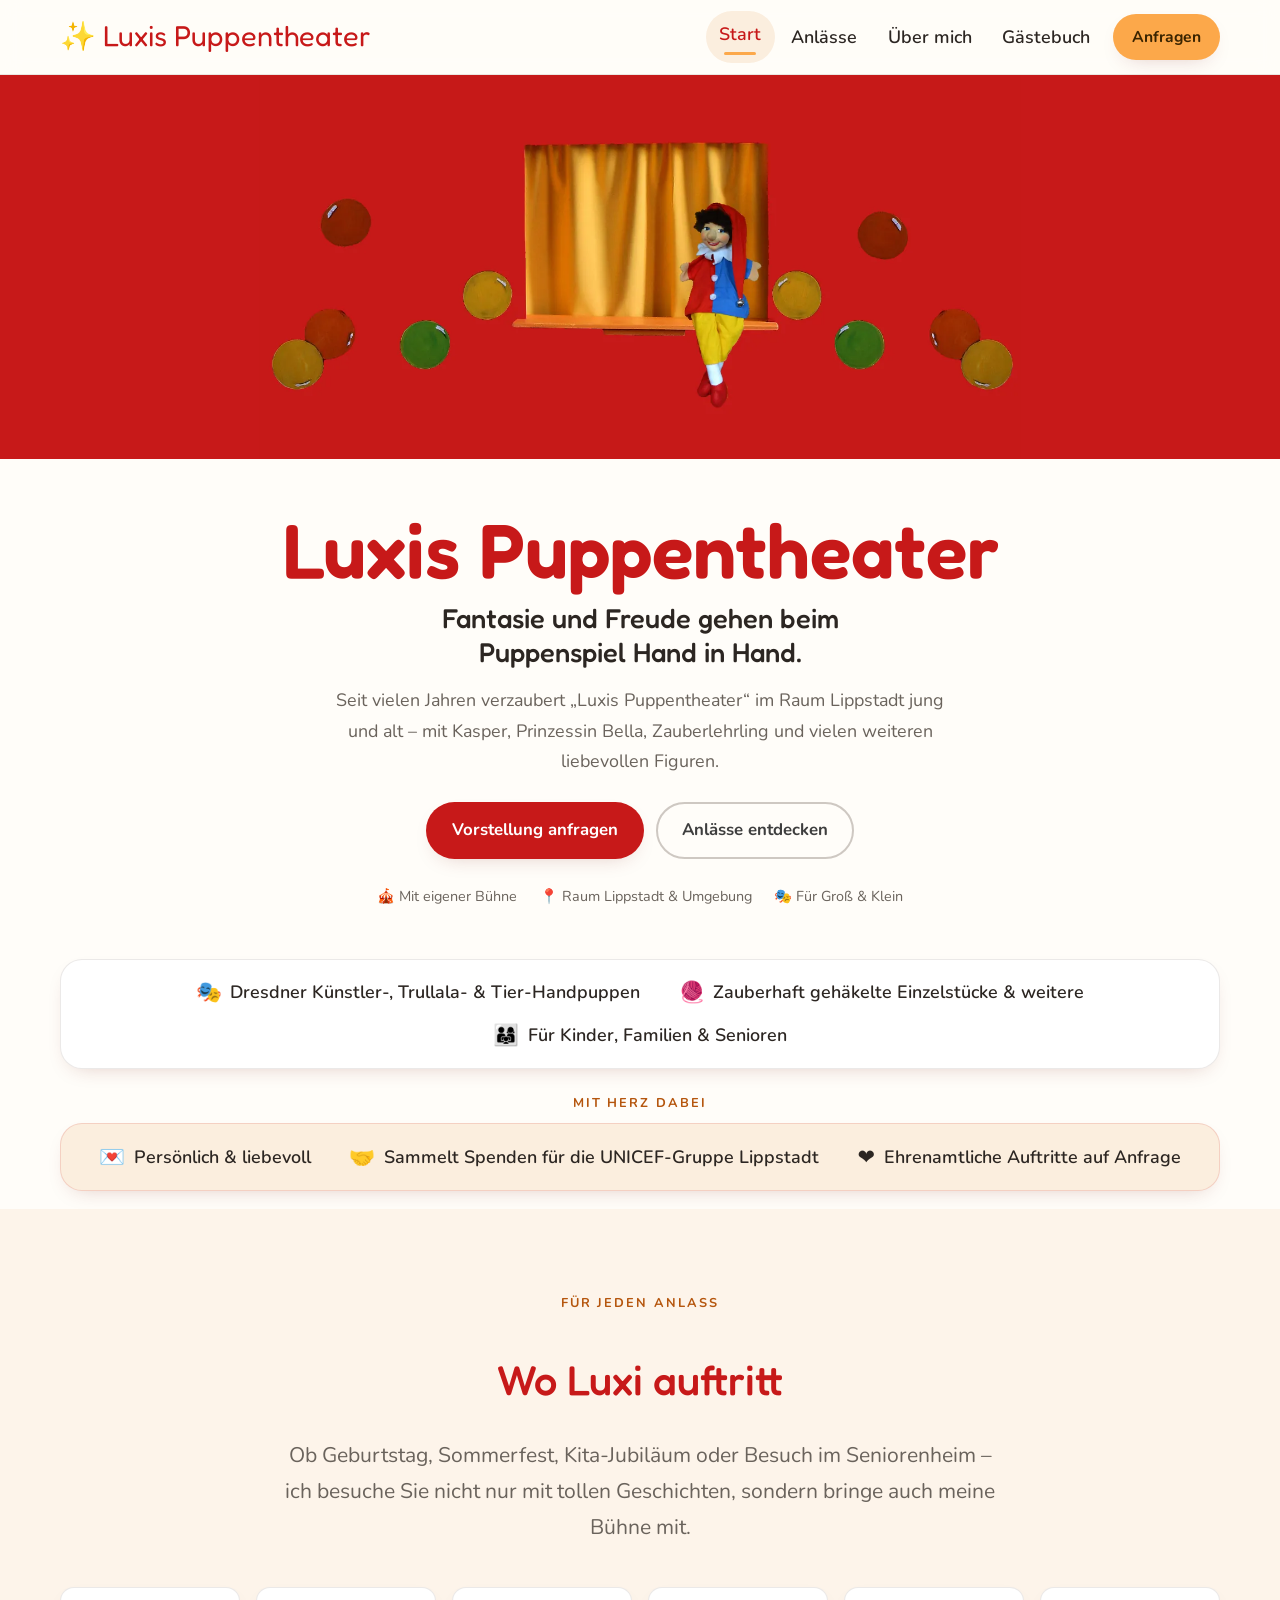
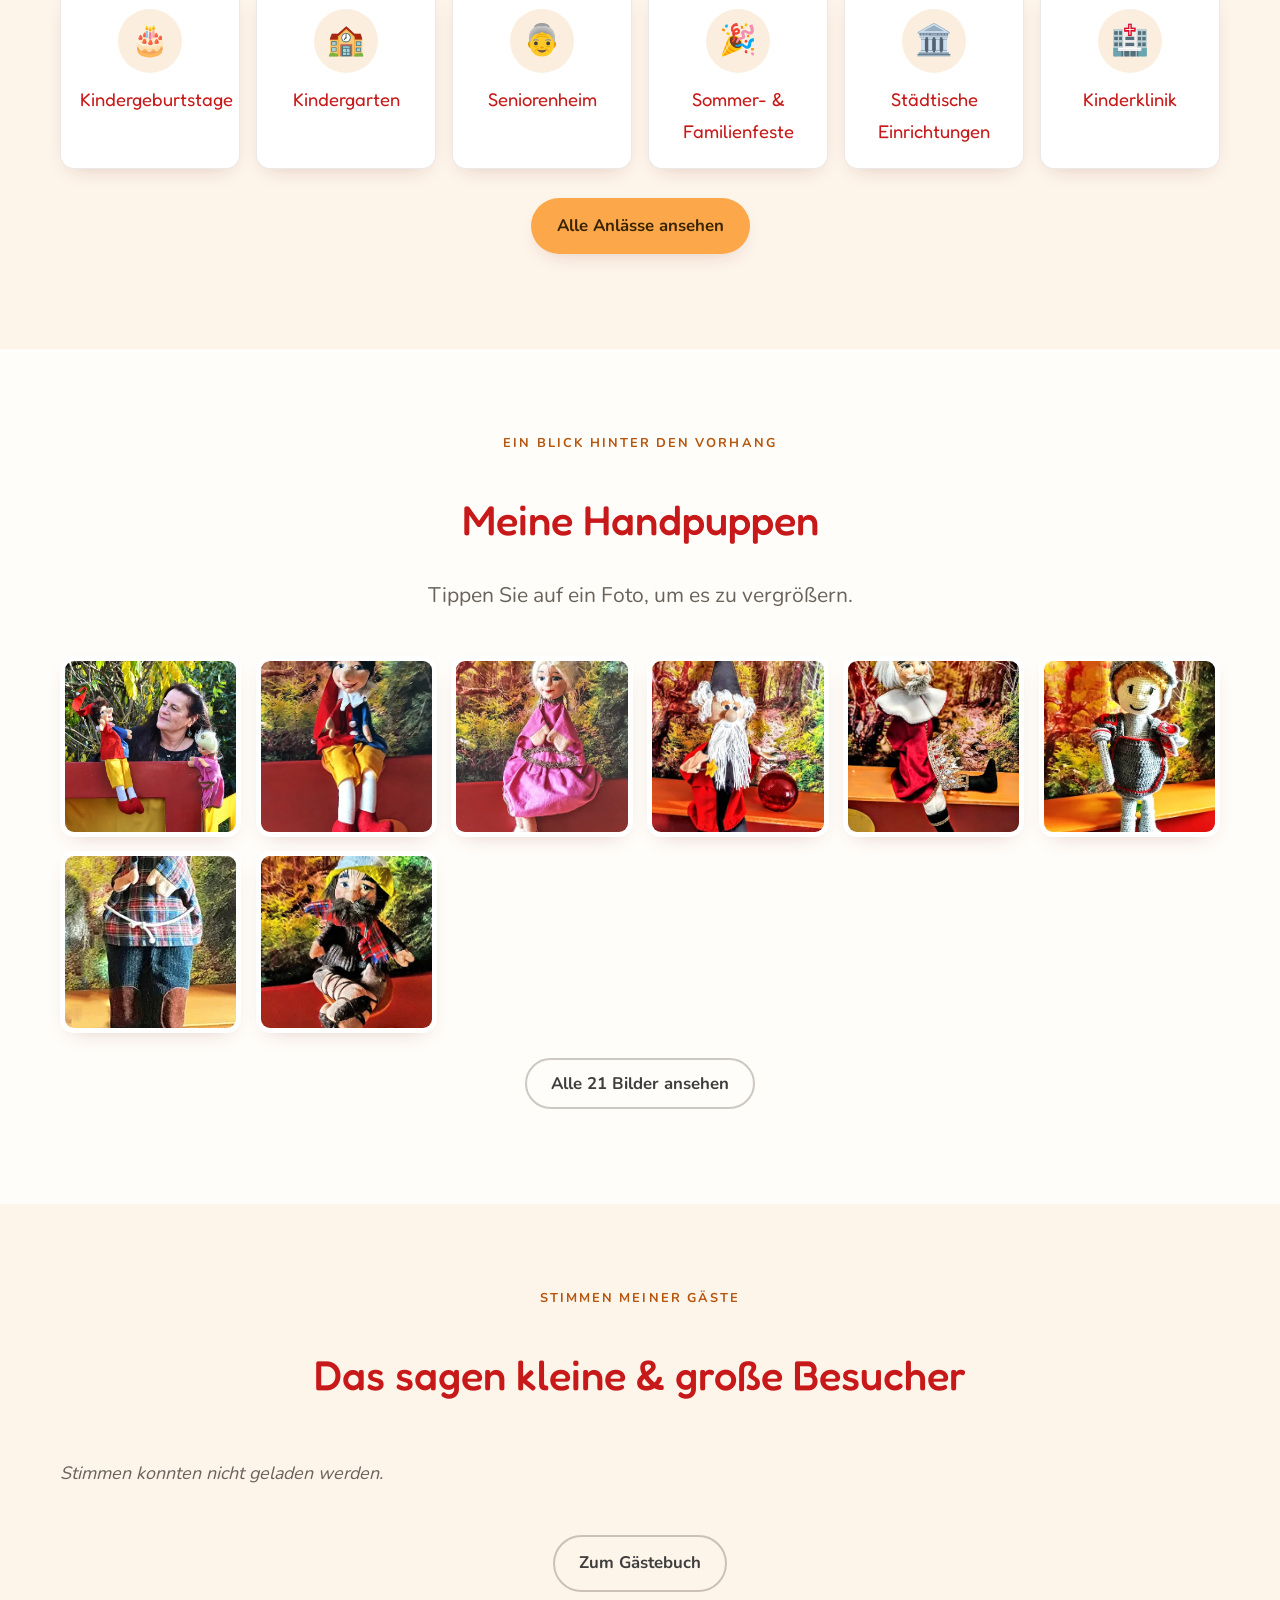
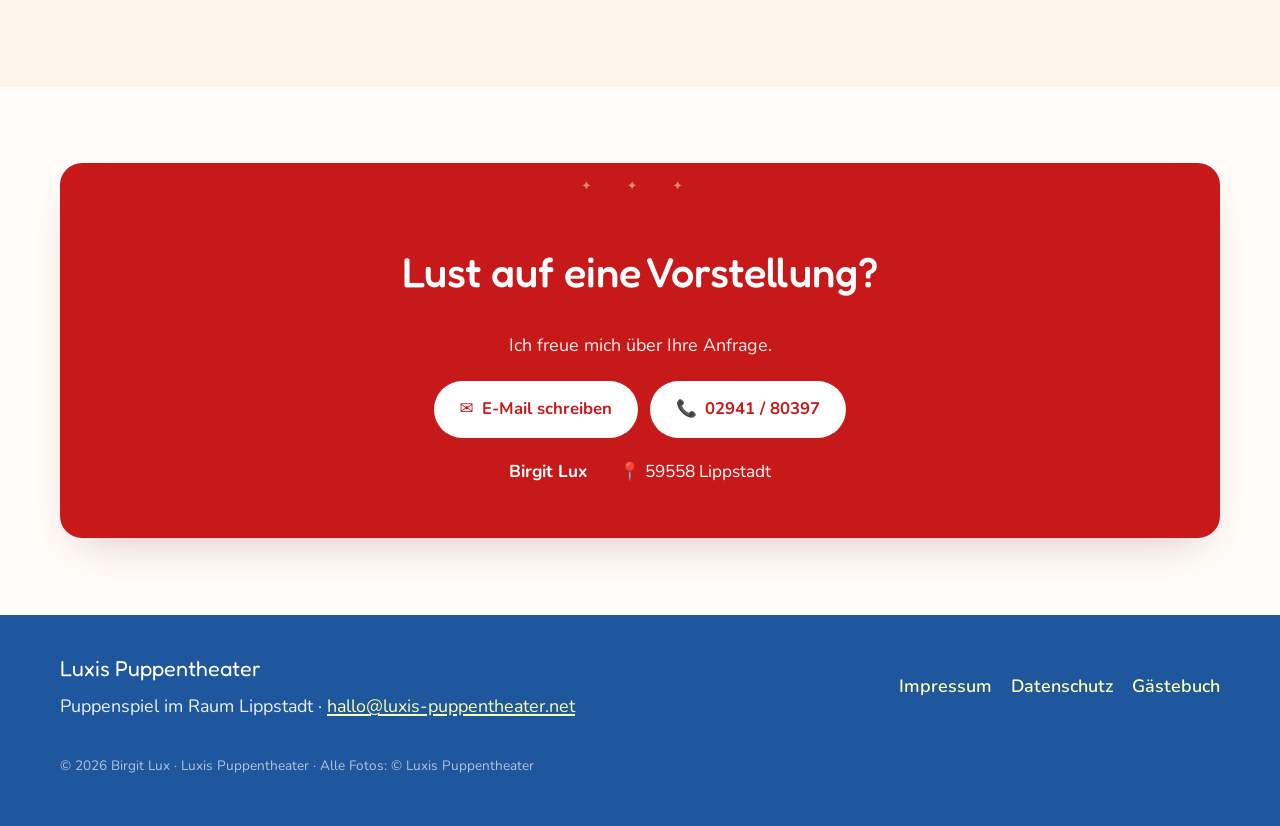
<file: index.html>
<!DOCTYPE html>
<html lang="de">
<head>
  <meta charset="UTF-8">
  <meta name="viewport" content="width=device-width, initial-scale=1">
  <title>Luxis Puppentheater – Puppenspiel für Kinder, Familien & Senioren im Raum Lippstadt</title>
  <meta name="description" content="Luxis Puppentheater aus Lippstadt: fröhliches Puppenspiel mit Dresdner Künstlerpuppen, Trullala- und Tierhandpuppen – für Kindergeburtstage, Kindergärten, Seniorenheime und Feste.">
  <link rel="icon" href="assets/favicon.svg" type="image/svg+xml">
  <script>document.documentElement.classList.add('js');</script>
  <link rel="stylesheet" href="assets/css/styles.css?v=10">
  <!-- LCP: Bühnen-Bild vorab laden -->
  <link rel="preload" as="image" href="assets/bilder/hero.webp" type="image/webp" fetchpriority="high">
  <meta property="og:title" content="Luxis Puppentheater">
  <meta property="og:description" content="Fantasie und Freude gehen beim Puppenspiel Hand in Hand.">
  <meta property="og:type" content="website">
  <meta property="og:image" content="assets/bilder/hero.jpg">
</head>
<body>
  <a class="skip-link" href="#main">Zum Inhalt springen</a>

  <header class="site-header">
    <nav class="nav container" aria-label="Hauptnavigation">
      <a class="brand" href="/"><span class="sparkle" aria-hidden="true">✨</span>Luxis Puppentheater</a>
      <div class="nav-right">
        <ul class="nav-menu" id="nav-menu">
          <li><a href="/" aria-current="page">Start</a></li>
          <li><a href="anlaesse.html">Anlässe</a></li>
          <li><a href="ueber-mich.html">Über mich</a></li>
          <li><a href="gaestebuch.html">Gästebuch</a></li>
        </ul>
        <a class="btn btn-primary btn-sm header-cta" href="#kontakt">Anfragen</a>
        <button class="nav-toggle" aria-expanded="false" aria-controls="nav-menu" aria-label="Menü öffnen"><span></span></button>
      </div>
    </nav>
  </header>

  <main id="main">
    <!-- Hero -->
    <section class="hero">
      <div class="hero-buehne-band">
        <img class="hero-buehne" src="assets/bilder/hero.webp" width="1366" height="689"
             fetchpriority="high" decoding="async"
             alt="Luxis Puppenbühne mit goldenem Vorhang und einer Kasperle-Handpuppe, umrahmt von bunten gemalten Bällen.">
      </div>
      <div class="container hero-inner reveal">
        <h1 class="hero-name">Luxis Puppentheater</h1>
        <p class="hero-motto">Fantasie und Freude gehen beim Puppenspiel Hand in Hand.</p>
        <p class="hero-intro">Seit vielen Jahren verzaubert „Luxis Puppentheater“ im Raum Lippstadt
           jung und alt – mit Kasper, Prinzessin Bella, Zauberlehrling und vielen weiteren liebevollen Figuren.</p>
        <div class="hero-cta">
          <a class="btn btn-rot" href="#kontakt">Vorstellung anfragen</a>
          <a class="btn btn-ghost" href="anlaesse.html">Anlässe entdecken</a>
        </div>
        <p class="hero-trust">
          <span><span aria-hidden="true">🎪</span> Mit eigener Bühne</span>
          <span><span aria-hidden="true">📍</span> Raum Lippstadt &amp; Umgebung</span>
          <span><span aria-hidden="true">🎭</span> Für Groß &amp; Klein</span>
        </p>
      </div>
    </section>

    <!-- Vertrauens-Strip -->
    <div class="container" style="margin-top:-1.2rem">
      <ul class="trust reveal">
        <li><span class="ic" aria-hidden="true">🎭</span> Dresdner Künstler-, Trullala- &amp; Tier-Handpuppen</li>
        <li><span class="ic" aria-hidden="true">🧶</span> Zauberhaft gehäkelte Einzelstücke &amp; weitere</li>
        <li><span class="ic" aria-hidden="true">👨‍👩‍👧</span> Für Kinder, Familien &amp; Senioren</li>
      </ul>
    </div>

    <!-- Engagement / soziales Herz -->
    <div class="container">
      <p class="augenbraue herz-label">Mit Herz dabei</p>
      <ul class="trust trust--herz reveal">
        <li><span class="ic" aria-hidden="true">💌</span> Persönlich &amp; liebevoll</li>
        <li><span class="ic" aria-hidden="true">🤝</span> Sammelt Spenden für die UNICEF-Gruppe Lippstadt</li>
        <li><span class="ic" aria-hidden="true">❤️</span> Ehrenamtliche Auftritte auf Anfrage</li>
      </ul>
    </div>

    <!-- Anlässe-Highlights -->
    <section class="section section--soft">
      <div class="container">
        <div class="section__head reveal">
          <p class="augenbraue">Für jeden Anlass</p>
          <h2>Wo Luxi auftritt</h2>
          <p class="lead">Ob Geburtstag, Sommerfest, Kita-Jubiläum oder Besuch im Seniorenheim – ich besuche Sie nicht nur mit tollen Geschichten, sondern bringe auch meine Bühne mit.</p>
        </div>
        <div class="teaser-grid reveal">
          <div class="teaser-card"><div class="ic" aria-hidden="true">🎂</div><strong>Kindergeburtstage</strong></div>
          <div class="teaser-card"><div class="ic" aria-hidden="true">🏫</div><strong>Kindergarten</strong></div>
          <div class="teaser-card"><div class="ic" aria-hidden="true">👵</div><strong>Seniorenheim</strong></div>
          <div class="teaser-card"><div class="ic" aria-hidden="true">🎉</div><strong>Sommer- &amp; Familienfeste</strong></div>
          <div class="teaser-card"><div class="ic" aria-hidden="true">🏛️</div><strong>Städtische Einrichtungen</strong></div>
          <div class="teaser-card"><div class="ic" aria-hidden="true">🏥</div><strong>Kinderklinik</strong></div>
        </div>
        <p class="text-center reveal" style="margin-top:1.8rem">
          <a class="btn btn-primary" href="anlaesse.html">Alle Anlässe ansehen</a>
        </p>
      </div>
    </section>

    <!-- Galerie -->
    <section class="section">
      <div class="container">
        <div class="section__head reveal">
          <p class="augenbraue">Ein Blick hinter den Vorhang</p>
          <h2>Meine Handpuppen</h2>
          <p class="lead">Tippen Sie auf ein Foto, um es zu vergrößern.</p>
        </div>
        <div class="galerie reveal" aria-label="Fotogalerie" data-teaser="8">
          <p class="no-js-hinweis">Die Galerie wird geladen … (bitte JavaScript aktivieren).</p>
        </div>
      </div>
    </section>

    <!-- Gästebuch-Stimmen -->
    <section class="section section--soft">
      <div class="container">
        <div class="section__head reveal">
          <p class="augenbraue">Stimmen meiner Gäste</p>
          <h2>Das sagen kleine &amp; große Besucher</h2>
        </div>
        <div class="stimmen reveal" id="stimmen-teaser">
          <p class="no-js-hinweis">Stimmen werden geladen …</p>
        </div>
        <p class="text-center reveal" style="margin-top:1.8rem">
          <a class="btn btn-ghost" href="gaestebuch.html">Zum Gästebuch</a>
        </p>
      </div>
    </section>

    <!-- Kontakt-CTA -->
    <section class="section" id="kontakt">
      <div class="container">
        <div class="kontakt reveal">
          <h2>Lust auf eine Vorstellung?</h2>
          <p>Ich freue mich über Ihre Anfrage.</p>
          <div class="kontakt-cta">
            <a class="btn btn-weiss" href="mailto:hallo@luxis-puppentheater.net?subject=Anfrage%20f%C3%BCr%20eine%20Vorstellung&amp;body=Hallo%20Frau%20Lux%2C%0D%0A%0D%0Aich%20interessiere%20mich%20f%C3%BCr%20eine%20Vorstellung%20von%20Luxis%20Puppentheater%20und%20w%C3%BCrde%20gern%20anfragen%3A%0D%0A%0D%0A-%20Anlass%3A%20%0D%0A-%20Wunschtermin%20%2F%20Uhrzeit%3A%20%0D%0A-%20Ort%20der%20Veranstaltung%3A%20%0D%0A-%20Anzahl%20der%20Kinder%20%2F%20G%C3%A4ste%3A%20%0D%0A-%20Alter%20der%20Kinder%3A%20%0D%0A-%20Besondere%20W%C3%BCnsche%3A%20%0D%0A%0D%0A%C3%9Cber%20eine%20R%C3%BCckmeldung%20freue%20ich%20mich.%0D%0A%0D%0AViele%20Gr%C3%BC%C3%9Fe"><span aria-hidden="true">✉️</span> E-Mail schreiben</a>
            <a class="btn btn-weiss" href="tel:+49294180397"><span aria-hidden="true">📞</span> <span class="visually-hidden">Telefon: </span>02941 / 80397</a>
          </div>
          <ul class="kontakt-daten">
            <li><strong>Birgit Lux</strong></li>
            <li><span aria-hidden="true">📍</span> 59558 Lippstadt</li>
          </ul>
        </div>
      </div>
    </section>
  </main>

  <footer class="site-footer">
    <div class="container footer-grid">
      <div>
        <div class="footer-brand">Luxis Puppentheater</div>
        <p style="margin:.3rem 0 0">Puppenspiel im Raum Lippstadt · <a href="mailto:hallo@luxis-puppentheater.net">hallo@luxis-puppentheater.net</a></p>
      </div>
      <ul class="footer-links">
        <li><a href="impressum.html">Impressum</a></li>
        <li><a href="datenschutz.html">Datenschutz</a></li>
        <li><a href="gaestebuch.html">Gästebuch</a></li>
      </ul>
      <p class="footer-fein">© 2026 Birgit Lux · Luxis Puppentheater · Alle Fotos: © Luxis Puppentheater</p>
    </div>
  </footer>

  <script src="assets/js/main.js?v=10" defer></script>
</body>
</html>
</file>
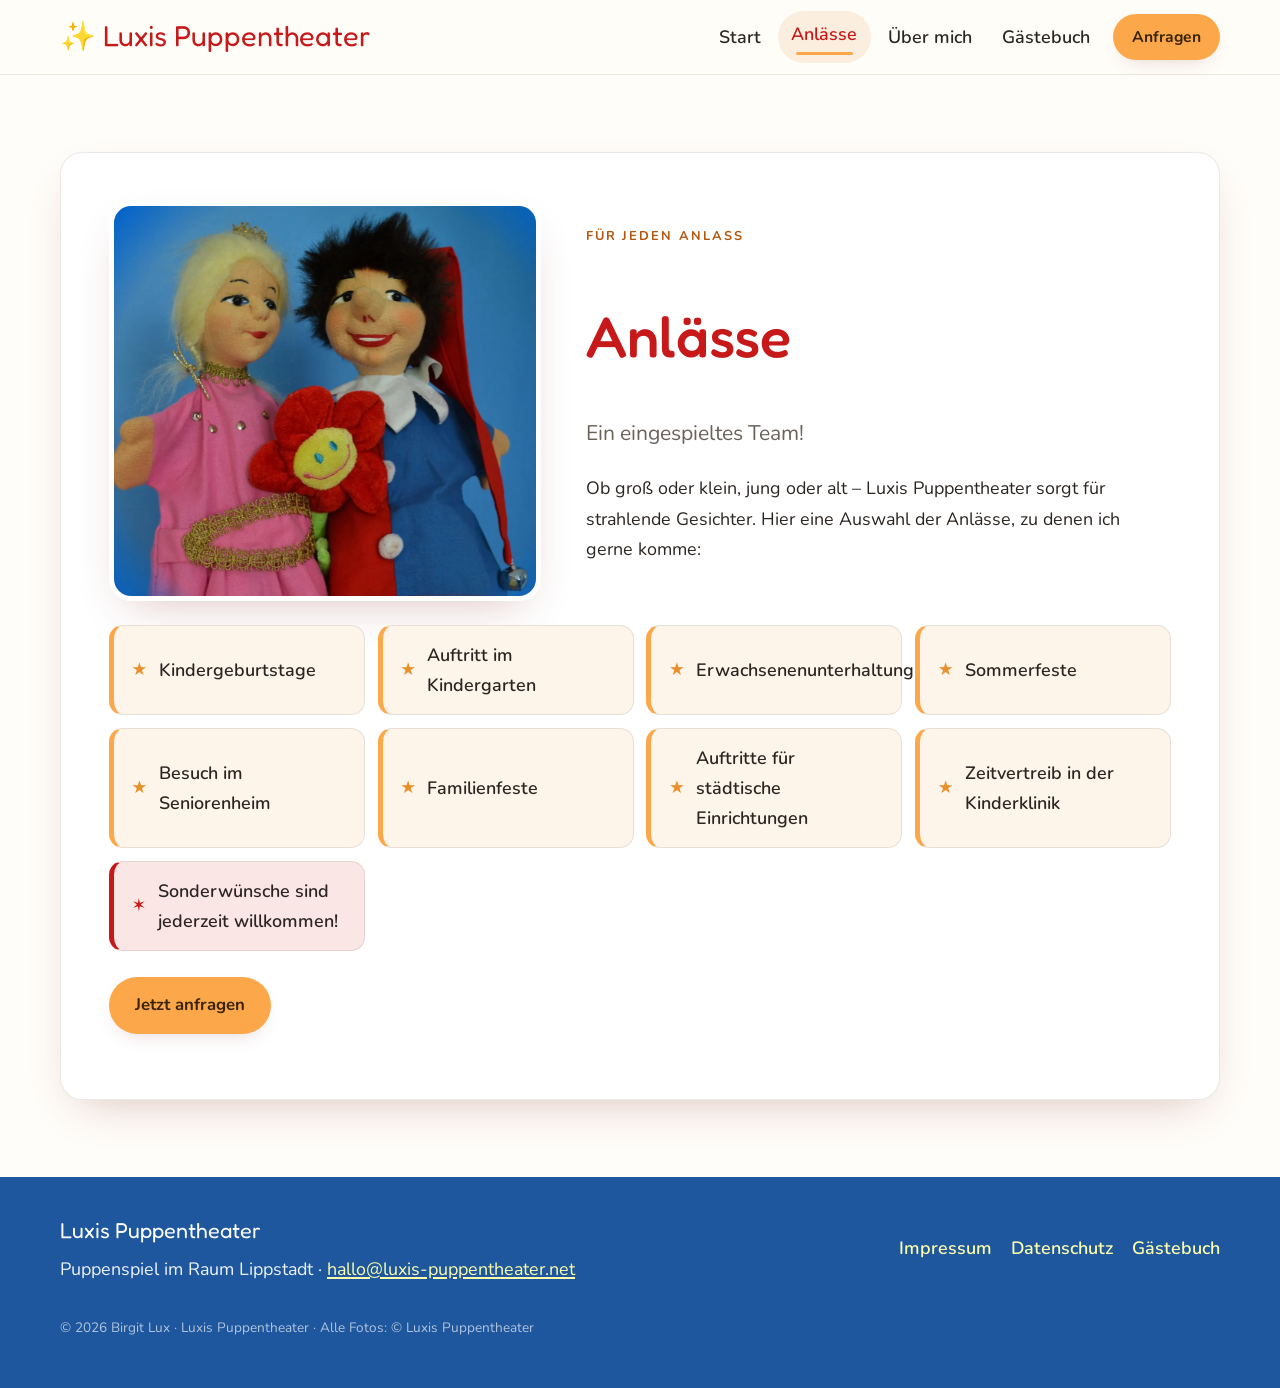
<file: anlaesse.html>
<!DOCTYPE html>
<html lang="de">
<head>
  <meta charset="UTF-8">
  <meta name="viewport" content="width=device-width, initial-scale=1">
  <title>Anlässe – Luxis Puppentheater</title>
  <meta name="description" content="Luxis Puppentheater tritt auf bei Kindergeburtstagen, im Kindergarten, bei Sommer- und Familienfesten, in Seniorenheimen, städtischen Einrichtungen und Kinderkliniken.">
  <link rel="icon" href="assets/favicon.svg" type="image/svg+xml">
  <link rel="stylesheet" href="assets/css/styles.css?v=10">
</head>
<body>
  <a class="skip-link" href="#main">Zum Inhalt springen</a>

  <header class="site-header">
    <nav class="nav container" aria-label="Hauptnavigation">
      <a class="brand" href="/"><span class="sparkle" aria-hidden="true">✨</span>Luxis Puppentheater</a>
      <div class="nav-right">
        <ul class="nav-menu" id="nav-menu">
          <li><a href="/">Start</a></li>
          <li><a href="anlaesse.html" aria-current="page">Anlässe</a></li>
          <li><a href="ueber-mich.html">Über mich</a></li>
          <li><a href="gaestebuch.html">Gästebuch</a></li>
        </ul>
        <a class="btn btn-primary btn-sm header-cta" href="/#kontakt">Anfragen</a>
        <button class="nav-toggle" aria-expanded="false" aria-controls="nav-menu" aria-label="Menü öffnen"><span></span></button>
      </div>
    </nav>
  </header>

  <main id="main">
    <div class="container">
      <section class="section">
        <div class="card">
          <div class="media">
            <picture>
              <source srcset="assets/bilder/anlaesse-team.webp" type="image/webp">
              <img src="assets/bilder/anlaesse-team.jpg" width="1100" height="1017"
                   decoding="async" fetchpriority="high"
                   alt="Prinzessin und Kasperle mit einer lachenden Blume – ein eingespieltes Team.">
            </picture>
            <div>
              <p class="augenbraue">Für jeden Anlass</p>
              <h1>Anlässe</h1>
              <p class="lead">Ein eingespieltes Team!</p>
              <p>Ob groß oder klein, jung oder alt – Luxis Puppentheater sorgt für strahlende
                 Gesichter. Hier eine Auswahl der Anlässe, zu denen ich gerne komme:</p>
            </div>
          </div>

          <ul class="anlass-liste">
            <li>Kindergeburtstage</li>
            <li>Auftritt im Kindergarten</li>
            <li>Erwachsenenunterhaltung</li>
            <li>Sommerfeste</li>
            <li>Besuch im Seniorenheim</li>
            <li>Familienfeste</li>
            <li>Auftritte für städtische Einrichtungen</li>
            <li>Zeitvertreib in der Kinderklinik</li>
            <li class="wunsch">Sonderwünsche sind jederzeit willkommen!</li>
          </ul>

          <p style="margin-top:1.6rem">
            <a class="btn btn-primary" href="/#kontakt">Jetzt anfragen</a>
          </p>
        </div>
      </section>
    </div>
  </main>

  <footer class="site-footer">
    <div class="container footer-grid">
      <div>
        <div class="footer-brand">Luxis Puppentheater</div>
        <p style="margin:.3rem 0 0">Puppenspiel im Raum Lippstadt · <a href="mailto:hallo@luxis-puppentheater.net">hallo@luxis-puppentheater.net</a></p>
      </div>
      <ul class="footer-links">
        <li><a href="impressum.html">Impressum</a></li>
        <li><a href="datenschutz.html">Datenschutz</a></li>
        <li><a href="gaestebuch.html">Gästebuch</a></li>
      </ul>
      <p class="footer-fein">© 2026 Birgit Lux · Luxis Puppentheater · Alle Fotos: © Luxis Puppentheater</p>
    </div>
  </footer>

  <script src="assets/js/main.js?v=10" defer></script>
</body>
</html>
</file>
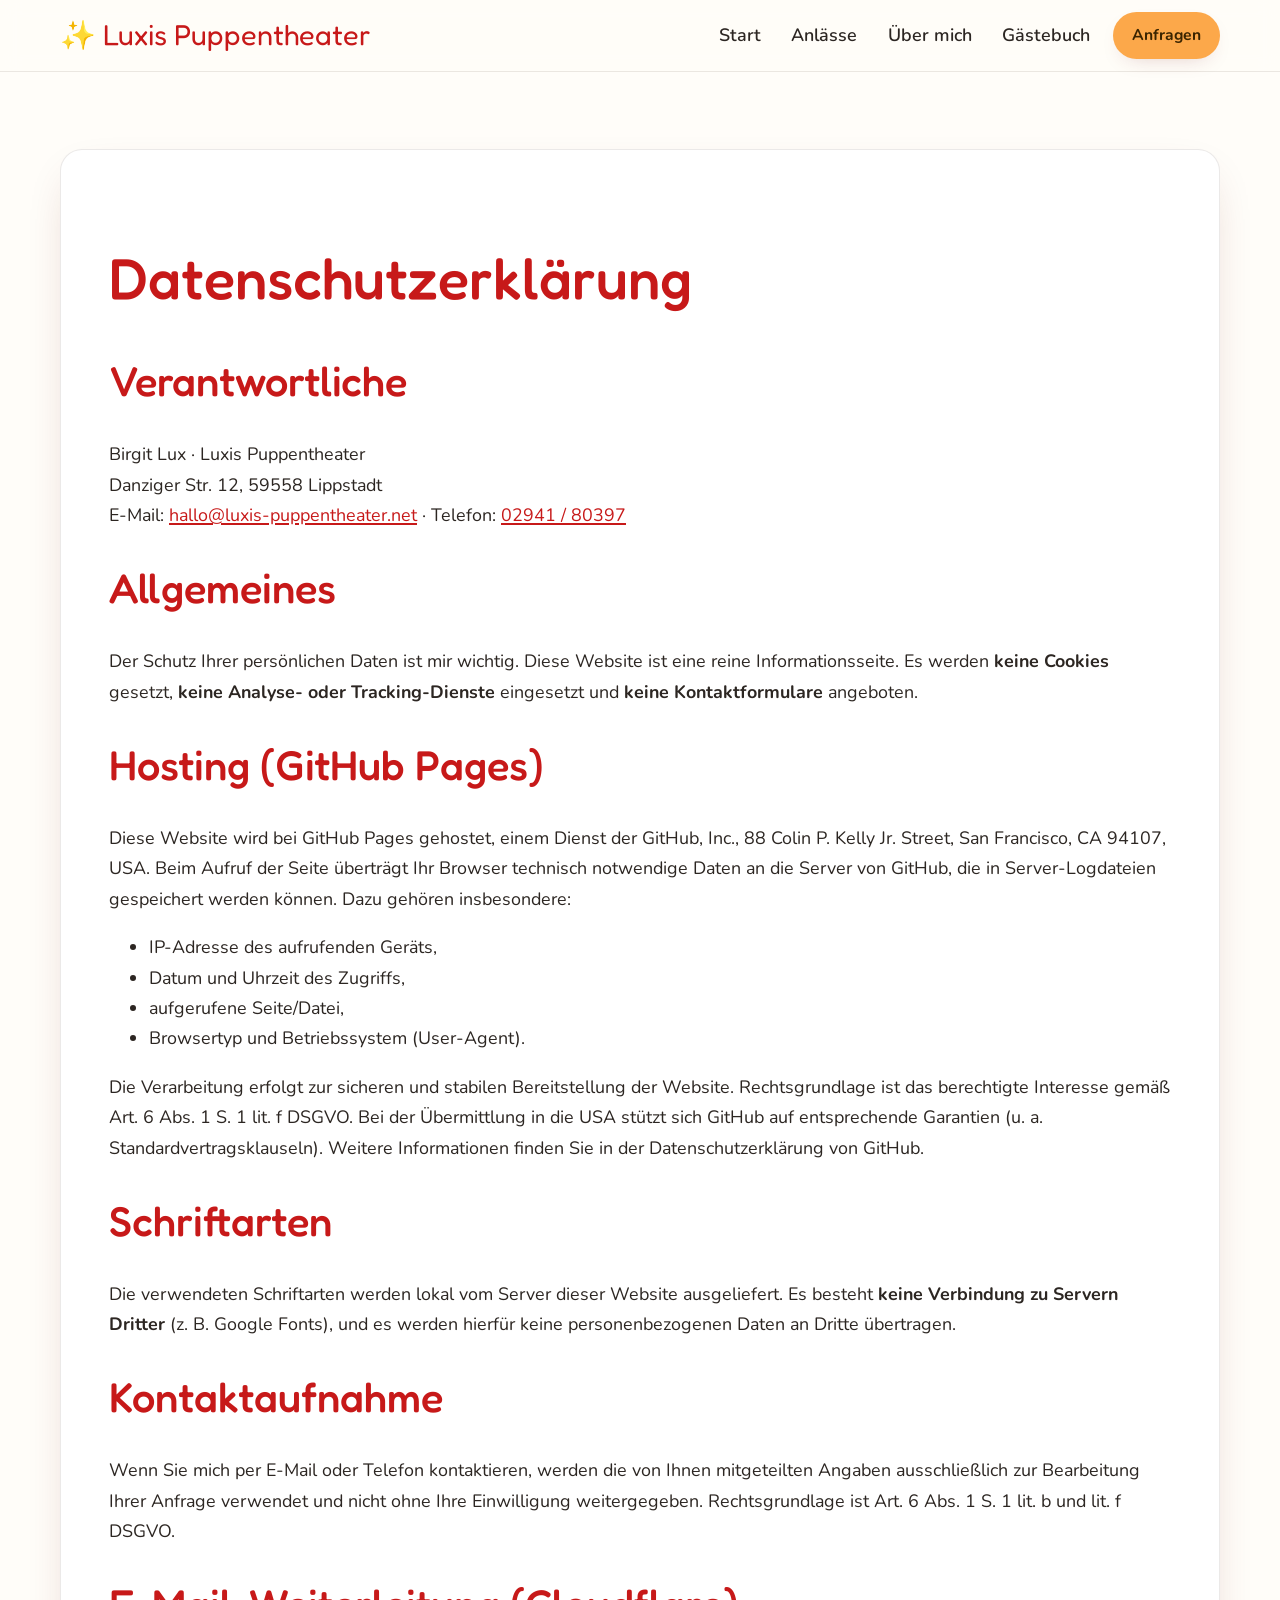
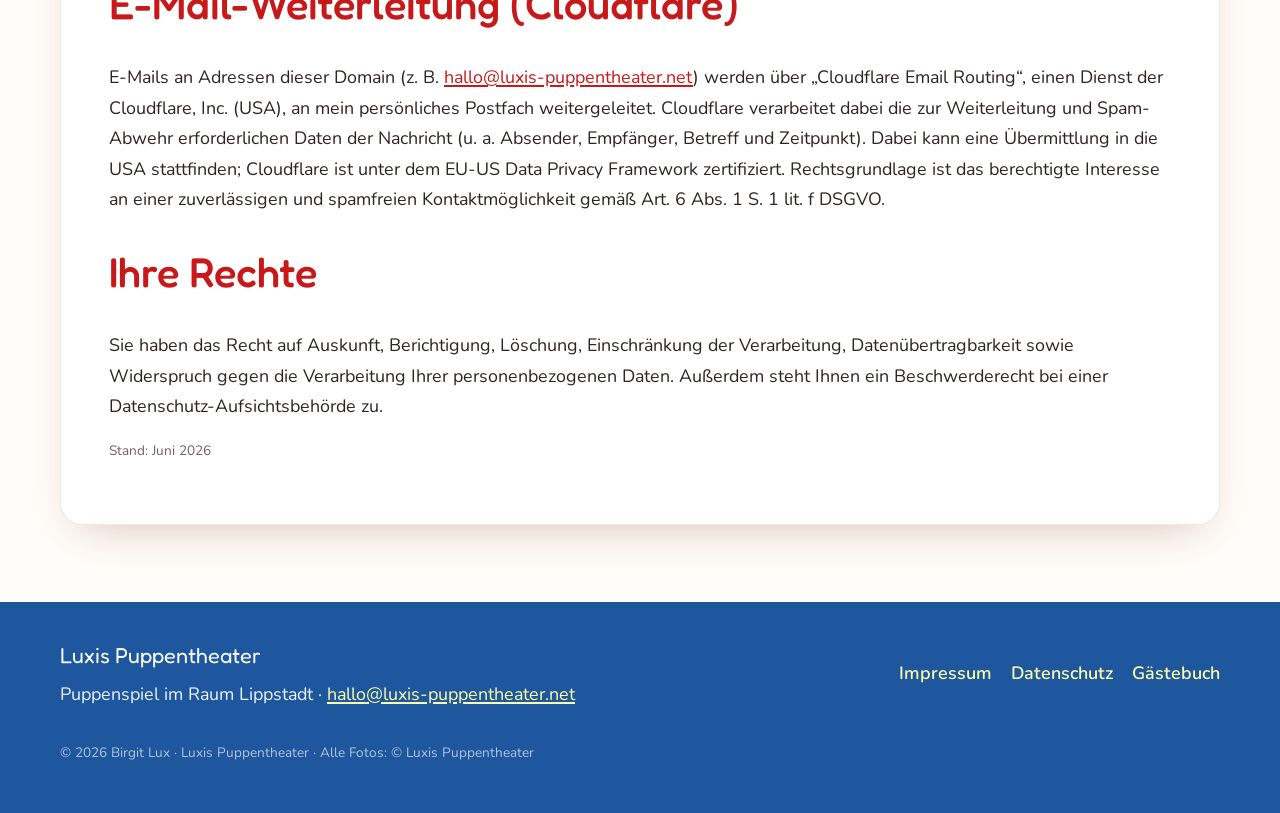
<file: datenschutz.html>
<!DOCTYPE html>
<!-- Hinweis: Diese Datenschutzerklärung beschreibt die tatsächlich eingesetzte Technik
     (statische Seite auf GitHub Pages, lokal gehostete Schriften, keine Formulare, kein Tracking).
     Sie ist eine Vorlage und ersetzt keine Rechtsberatung – bitte vor Veröffentlichung prüfen. -->
<html lang="de">
<head>
  <meta charset="UTF-8">
  <meta name="viewport" content="width=device-width, initial-scale=1">
  <title>Datenschutzerklärung – Luxis Puppentheater</title>
  <meta name="description" content="Datenschutzerklärung von Luxis Puppentheater.">
  <link rel="icon" href="assets/favicon.svg" type="image/svg+xml">
  <link rel="stylesheet" href="assets/css/styles.css?v=10">
</head>
<body>
  <a class="skip-link" href="#main">Zum Inhalt springen</a>

  <header class="site-header">
    <nav class="nav container" aria-label="Hauptnavigation">
      <a class="brand" href="/"><span class="sparkle" aria-hidden="true">✨</span>Luxis Puppentheater</a>
      <div class="nav-right">
        <ul class="nav-menu" id="nav-menu">
          <li><a href="/">Start</a></li>
          <li><a href="anlaesse.html">Anlässe</a></li>
          <li><a href="ueber-mich.html">Über mich</a></li>
          <li><a href="gaestebuch.html">Gästebuch</a></li>
        </ul>
        <a class="btn btn-primary btn-sm header-cta" href="/#kontakt">Anfragen</a>
        <button class="nav-toggle" aria-expanded="false" aria-controls="nav-menu" aria-label="Menü öffnen"><span></span></button>
      </div>
    </nav>
  </header>

  <main id="main">
    <div class="container">
      <section class="section">
        <div class="card">
          <h1>Datenschutzerklärung</h1>

          <h2>Verantwortliche</h2>
          <p>
            Birgit Lux · Luxis Puppentheater<br>
            Danziger Str. 12, 59558 Lippstadt<br>
            E-Mail: <a href="mailto:hallo@luxis-puppentheater.net">hallo@luxis-puppentheater.net</a> ·
            Telefon: <a href="tel:+49294180397">02941 / 80397</a>
          </p>

          <h2>Allgemeines</h2>
          <p>Der Schutz Ihrer persönlichen Daten ist mir wichtig. Diese Website ist eine reine
             Informationsseite. Es werden <strong>keine Cookies</strong> gesetzt, <strong>keine
             Analyse- oder Tracking-Dienste</strong> eingesetzt und <strong>keine Kontaktformulare</strong>
             angeboten.</p>

          <h2>Hosting (GitHub Pages)</h2>
          <p>Diese Website wird bei GitHub Pages gehostet, einem Dienst der GitHub, Inc.,
             88 Colin P. Kelly Jr. Street, San Francisco, CA 94107, USA. Beim Aufruf der Seite
             überträgt Ihr Browser technisch notwendige Daten an die Server von GitHub, die in
             Server-Logdateien gespeichert werden können. Dazu gehören insbesondere:</p>
          <ul>
            <li>IP-Adresse des aufrufenden Geräts,</li>
            <li>Datum und Uhrzeit des Zugriffs,</li>
            <li>aufgerufene Seite/Datei,</li>
            <li>Browsertyp und Betriebssystem (User-Agent).</li>
          </ul>
          <p>Die Verarbeitung erfolgt zur sicheren und stabilen Bereitstellung der Website.
             Rechtsgrundlage ist das berechtigte Interesse gemäß Art. 6 Abs. 1 S. 1 lit. f DSGVO.
             Bei der Übermittlung in die USA stützt sich GitHub auf entsprechende Garantien
             (u. a. Standardvertragsklauseln). Weitere Informationen finden Sie in der
             Datenschutzerklärung von GitHub.</p>

          <h2>Schriftarten</h2>
          <p>Die verwendeten Schriftarten werden lokal vom Server dieser Website ausgeliefert.
             Es besteht <strong>keine Verbindung zu Servern Dritter</strong> (z. B. Google Fonts),
             und es werden hierfür keine personenbezogenen Daten an Dritte übertragen.</p>

          <h2>Kontaktaufnahme</h2>
          <p>Wenn Sie mich per E-Mail oder Telefon kontaktieren, werden die von Ihnen mitgeteilten
             Angaben ausschließlich zur Bearbeitung Ihrer Anfrage verwendet und nicht ohne Ihre
             Einwilligung weitergegeben. Rechtsgrundlage ist Art. 6 Abs. 1 S. 1 lit. b und lit. f DSGVO.</p>

          <h2>E-Mail-Weiterleitung (Cloudflare)</h2>
          <p>E-Mails an Adressen dieser Domain (z. B. <a href="mailto:hallo@luxis-puppentheater.net">hallo@luxis-puppentheater.net</a>)
             werden über „Cloudflare Email Routing“, einen Dienst der Cloudflare, Inc. (USA), an mein
             persönliches Postfach weitergeleitet. Cloudflare verarbeitet dabei die zur Weiterleitung und
             Spam-Abwehr erforderlichen Daten der Nachricht (u. a. Absender, Empfänger, Betreff und Zeitpunkt).
             Dabei kann eine Übermittlung in die USA stattfinden; Cloudflare ist unter dem EU-US Data Privacy
             Framework zertifiziert. Rechtsgrundlage ist das berechtigte Interesse an einer zuverlässigen und
             spamfreien Kontaktmöglichkeit gemäß Art. 6 Abs. 1 S. 1 lit. f DSGVO.</p>

          <h2>Ihre Rechte</h2>
          <p>Sie haben das Recht auf Auskunft, Berichtigung, Löschung, Einschränkung der Verarbeitung,
             Datenübertragbarkeit sowie Widerspruch gegen die Verarbeitung Ihrer personenbezogenen Daten.
             Außerdem steht Ihnen ein Beschwerderecht bei einer Datenschutz-Aufsichtsbehörde zu.</p>

          <p class="footer-fein" style="color:var(--text-leise)">Stand: Juni 2026</p>
        </div>
      </section>
    </div>
  </main>

  <footer class="site-footer">
    <div class="container footer-grid">
      <div>
        <div class="footer-brand">Luxis Puppentheater</div>
        <p style="margin:.3rem 0 0">Puppenspiel im Raum Lippstadt · <a href="mailto:hallo@luxis-puppentheater.net">hallo@luxis-puppentheater.net</a></p>
      </div>
      <ul class="footer-links">
        <li><a href="impressum.html">Impressum</a></li>
        <li><a href="datenschutz.html">Datenschutz</a></li>
        <li><a href="gaestebuch.html">Gästebuch</a></li>
      </ul>
      <p class="footer-fein">© 2026 Birgit Lux · Luxis Puppentheater · Alle Fotos: © Luxis Puppentheater</p>
    </div>
  </footer>

  <script src="assets/js/main.js?v=10" defer></script>
</body>
</html>
</file>
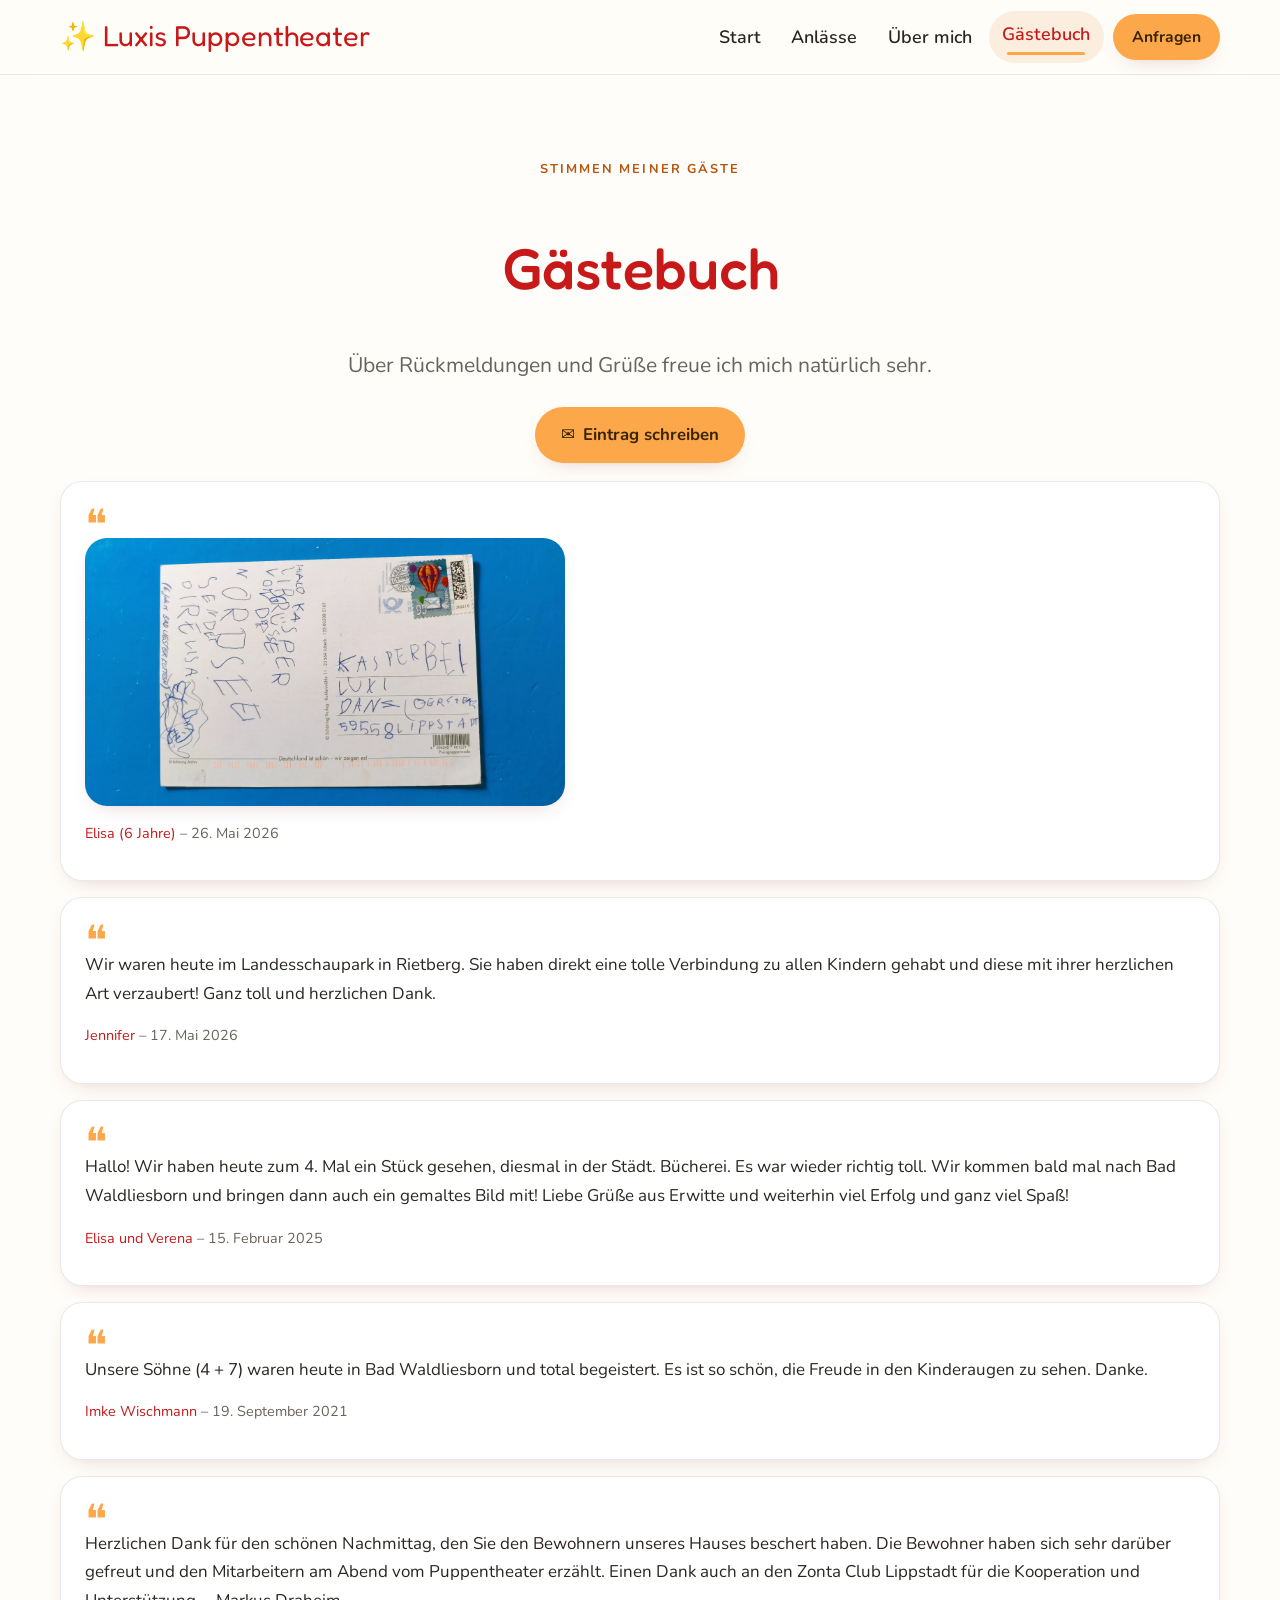
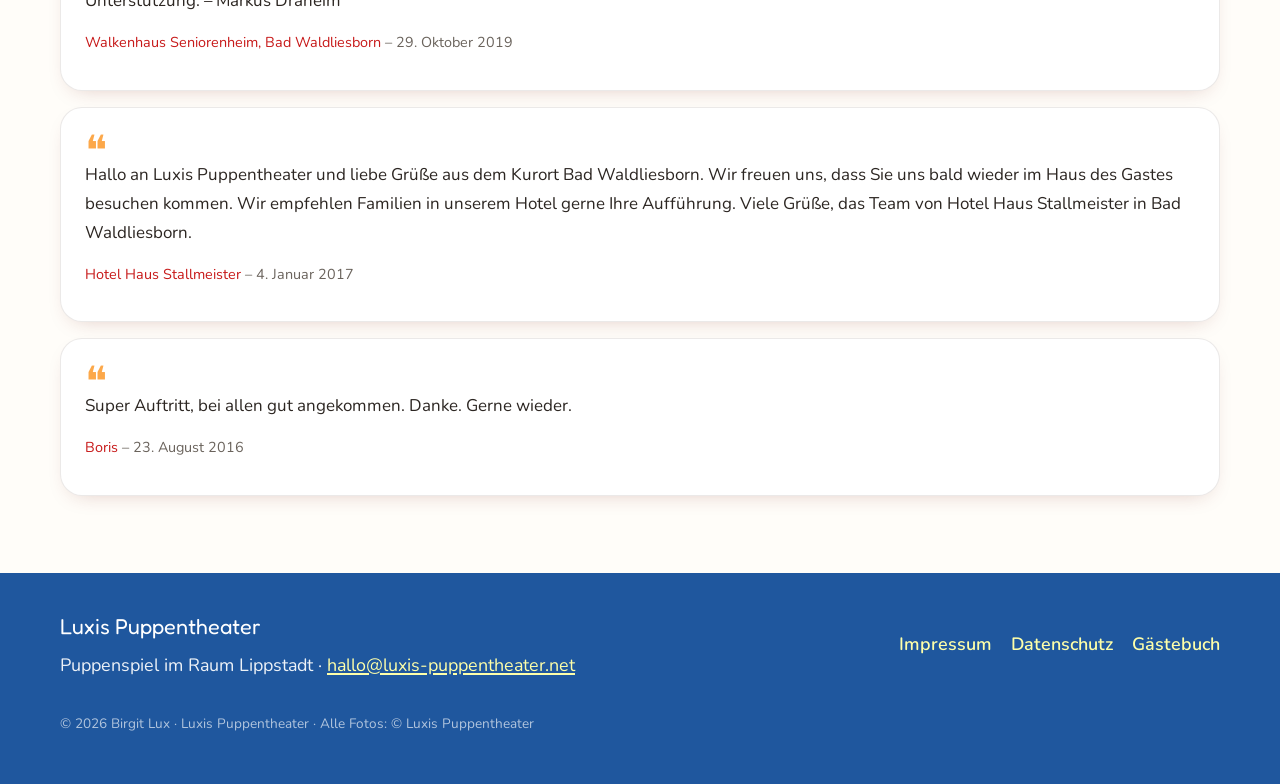
<file: gaestebuch.html>
<!DOCTYPE html>
<html lang="de">
<head>
  <meta charset="UTF-8">
  <meta name="viewport" content="width=device-width, initial-scale=1">
  <title>Gästebuch – Luxis Puppentheater</title>
  <meta name="description" content="Rückmeldungen und Grüße von Gästen des Luxis Puppentheaters aus Lippstadt und Umgebung.">
  <link rel="icon" href="assets/favicon.svg" type="image/svg+xml">
  <link rel="stylesheet" href="assets/css/styles.css?v=10">
</head>
<body>
  <a class="skip-link" href="#main">Zum Inhalt springen</a>

  <header class="site-header">
    <nav class="nav container" aria-label="Hauptnavigation">
      <a class="brand" href="/"><span class="sparkle" aria-hidden="true">✨</span>Luxis Puppentheater</a>
      <div class="nav-right">
        <ul class="nav-menu" id="nav-menu">
          <li><a href="/">Start</a></li>
          <li><a href="anlaesse.html">Anlässe</a></li>
          <li><a href="ueber-mich.html">Über mich</a></li>
          <li><a href="gaestebuch.html" aria-current="page">Gästebuch</a></li>
        </ul>
        <a class="btn btn-primary btn-sm header-cta" href="/#kontakt">Anfragen</a>
        <button class="nav-toggle" aria-expanded="false" aria-controls="nav-menu" aria-label="Menü öffnen"><span></span></button>
      </div>
    </nav>
  </header>

  <main id="main">
    <div class="container">
      <section class="section">
        <div class="text-center">
          <p class="augenbraue">Stimmen meiner Gäste</p>
          <h1>Gästebuch</h1>
          <p class="lead">Über Rückmeldungen und Grüße freue ich mich natürlich sehr.</p>
          <p style="margin-top:1.4rem">
            <a class="btn btn-primary" href="mailto:hallo@luxis-puppentheater.net?subject=Eintrag%20f%C3%BCrs%20G%C3%A4stebuch&amp;body=Hallo%20Frau%20Lux%2C%0D%0A%0D%0Aich%20m%C3%B6chte%20gern%20einen%20Eintrag%20f%C3%BCr%20das%20G%C3%A4stebuch%20hinterlassen%3A%0D%0A%0D%0AName%20(wird%20ver%C3%B6ffentlicht)%3A%20%0D%0AOrt%20(optional)%3A%20%0D%0AMein%20Eintrag%3A%0D%0A%0D%0A%0D%0AIch%20bin%20damit%20einverstanden%2C%20dass%20mein%20Eintrag%20mit%20meinem%20Namen%20im%20G%C3%A4stebuch%20auf%20der%20Website%20von%20Luxis%20Puppentheater%20ver%C3%B6ffentlicht%20wird.%0D%0A%0D%0AViele%20Gr%C3%BC%C3%9Fe"><span aria-hidden="true">✉️</span> Eintrag schreiben</a>
          </p>
        </div>

        <!-- Einträge werden per JS aus guestbook.json geladen (neueste zuerst) -->
        <div class="gaeste">
          <p class="no-js-hinweis">Die Einträge werden geladen … (bitte JavaScript aktivieren).</p>
        </div>
      </section>
    </div>
  </main>

  <footer class="site-footer">
    <div class="container footer-grid">
      <div>
        <div class="footer-brand">Luxis Puppentheater</div>
        <p style="margin:.3rem 0 0">Puppenspiel im Raum Lippstadt · <a href="mailto:hallo@luxis-puppentheater.net">hallo@luxis-puppentheater.net</a></p>
      </div>
      <ul class="footer-links">
        <li><a href="impressum.html">Impressum</a></li>
        <li><a href="datenschutz.html">Datenschutz</a></li>
        <li><a href="gaestebuch.html">Gästebuch</a></li>
      </ul>
      <p class="footer-fein">© 2026 Birgit Lux · Luxis Puppentheater · Alle Fotos: © Luxis Puppentheater</p>
    </div>
  </footer>

  <script src="assets/js/main.js?v=10" defer></script>
</body>
</html>
</file>
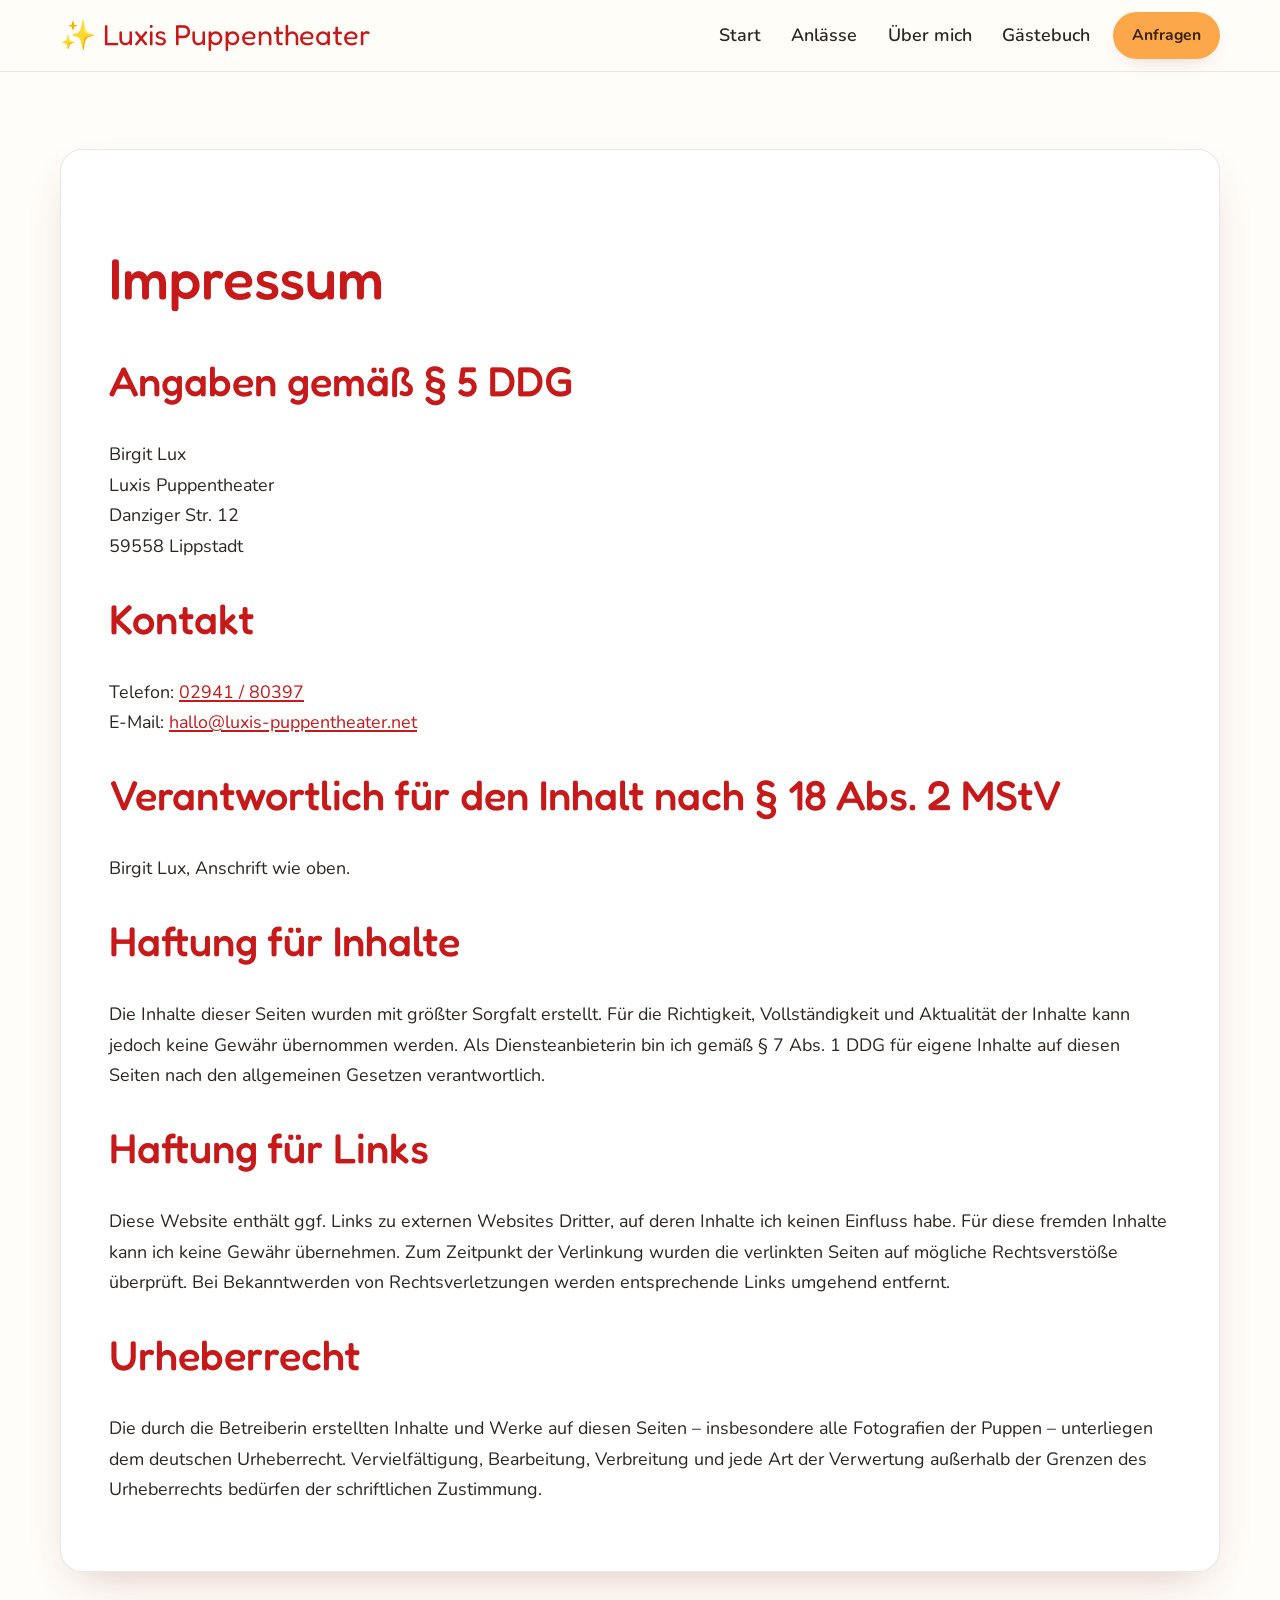
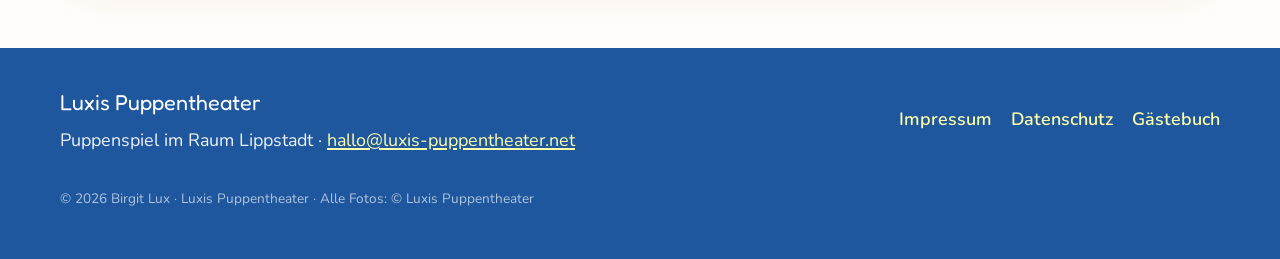
<file: impressum.html>
<!DOCTYPE html>
<!-- Hinweis: Rechtstexte sind eine sorgfältige Vorlage, aber keine Rechtsberatung.
     Bitte vor Veröffentlichung prüfen (z. B. mit einem Impressum-Generator oder Anwalt). -->
<html lang="de">
<head>
  <meta charset="UTF-8">
  <meta name="viewport" content="width=device-width, initial-scale=1">
  <title>Impressum – Luxis Puppentheater</title>
  <meta name="description" content="Impressum von Luxis Puppentheater, Birgit Lux, Lippstadt.">
  <link rel="icon" href="assets/favicon.svg" type="image/svg+xml">
  <link rel="stylesheet" href="assets/css/styles.css?v=10">
</head>
<body>
  <a class="skip-link" href="#main">Zum Inhalt springen</a>

  <header class="site-header">
    <nav class="nav container" aria-label="Hauptnavigation">
      <a class="brand" href="/"><span class="sparkle" aria-hidden="true">✨</span>Luxis Puppentheater</a>
      <div class="nav-right">
        <ul class="nav-menu" id="nav-menu">
          <li><a href="/">Start</a></li>
          <li><a href="anlaesse.html">Anlässe</a></li>
          <li><a href="ueber-mich.html">Über mich</a></li>
          <li><a href="gaestebuch.html">Gästebuch</a></li>
        </ul>
        <a class="btn btn-primary btn-sm header-cta" href="/#kontakt">Anfragen</a>
        <button class="nav-toggle" aria-expanded="false" aria-controls="nav-menu" aria-label="Menü öffnen"><span></span></button>
      </div>
    </nav>
  </header>

  <main id="main">
    <div class="container">
      <section class="section">
        <div class="card">
          <h1>Impressum</h1>

          <h2>Angaben gemäß § 5 DDG</h2>
          <p>
            Birgit Lux<br>
            Luxis Puppentheater<br>
            Danziger Str. 12<br>
            59558 Lippstadt
          </p>

          <h2>Kontakt</h2>
          <p>
            Telefon: <a href="tel:+49294180397">02941 / 80397</a><br>
            E-Mail: <a href="mailto:hallo@luxis-puppentheater.net">hallo@luxis-puppentheater.net</a>
          </p>

          <h2>Verantwortlich für den Inhalt nach § 18 Abs. 2 MStV</h2>
          <p>Birgit Lux, Anschrift wie oben.</p>

          <h2>Haftung für Inhalte</h2>
          <p>Die Inhalte dieser Seiten wurden mit größter Sorgfalt erstellt. Für die Richtigkeit,
             Vollständigkeit und Aktualität der Inhalte kann jedoch keine Gewähr übernommen werden.
             Als Diensteanbieterin bin ich gemäß § 7 Abs. 1 DDG für eigene Inhalte auf diesen Seiten
             nach den allgemeinen Gesetzen verantwortlich.</p>

          <h2>Haftung für Links</h2>
          <p>Diese Website enthält ggf. Links zu externen Websites Dritter, auf deren Inhalte ich
             keinen Einfluss habe. Für diese fremden Inhalte kann ich keine Gewähr übernehmen.
             Zum Zeitpunkt der Verlinkung wurden die verlinkten Seiten auf mögliche Rechtsverstöße
             überprüft. Bei Bekanntwerden von Rechtsverletzungen werden entsprechende Links umgehend
             entfernt.</p>

          <h2>Urheberrecht</h2>
          <p>Die durch die Betreiberin erstellten Inhalte und Werke auf diesen Seiten – insbesondere
             alle Fotografien der Puppen – unterliegen dem deutschen Urheberrecht. Vervielfältigung,
             Bearbeitung, Verbreitung und jede Art der Verwertung außerhalb der Grenzen des
             Urheberrechts bedürfen der schriftlichen Zustimmung.</p>
        </div>
      </section>
    </div>
  </main>

  <footer class="site-footer">
    <div class="container footer-grid">
      <div>
        <div class="footer-brand">Luxis Puppentheater</div>
        <p style="margin:.3rem 0 0">Puppenspiel im Raum Lippstadt · <a href="mailto:hallo@luxis-puppentheater.net">hallo@luxis-puppentheater.net</a></p>
      </div>
      <ul class="footer-links">
        <li><a href="impressum.html">Impressum</a></li>
        <li><a href="datenschutz.html">Datenschutz</a></li>
        <li><a href="gaestebuch.html">Gästebuch</a></li>
      </ul>
      <p class="footer-fein">© 2026 Birgit Lux · Luxis Puppentheater · Alle Fotos: © Luxis Puppentheater</p>
    </div>
  </footer>

  <script src="assets/js/main.js?v=10" defer></script>
</body>
</html>
</file>
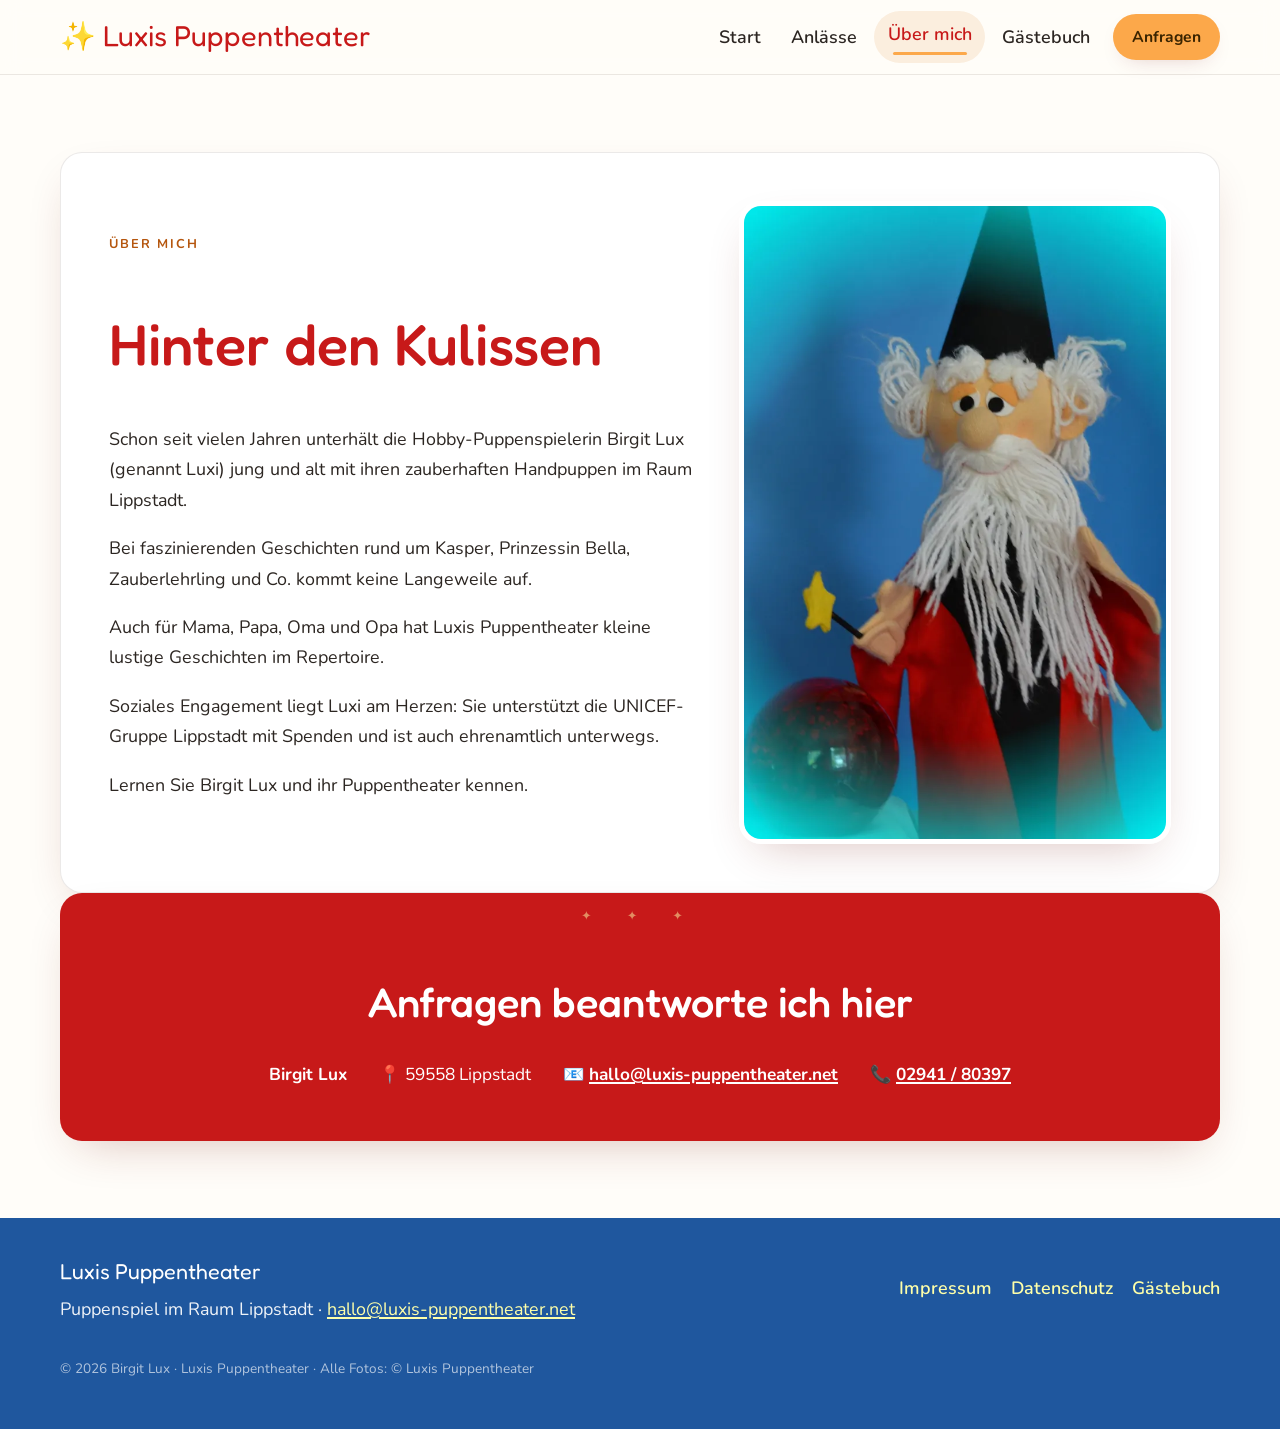
<file: ueber-mich.html>
<!DOCTYPE html>
<html lang="de">
<head>
  <meta charset="UTF-8">
  <meta name="viewport" content="width=device-width, initial-scale=1">
  <title>Über mich – Luxis Puppentheater</title>
  <meta name="description" content="Schon seit vielen Jahren unterhält Hobby-Puppenspielerin Birgit Lux als Luxi jung und alt mit zauberhaften Geschichten im Raum Lippstadt. Jetzt entdecken.">
  <link rel="icon" href="assets/favicon.svg" type="image/svg+xml">
  <link rel="stylesheet" href="assets/css/styles.css?v=10">
</head>
<body>
  <a class="skip-link" href="#main">Zum Inhalt springen</a>

  <header class="site-header">
    <nav class="nav container" aria-label="Hauptnavigation">
      <a class="brand" href="/"><span class="sparkle" aria-hidden="true">✨</span>Luxis Puppentheater</a>
      <div class="nav-right">
        <ul class="nav-menu" id="nav-menu">
          <li><a href="/">Start</a></li>
          <li><a href="anlaesse.html">Anlässe</a></li>
          <li><a href="ueber-mich.html" aria-current="page">Über mich</a></li>
          <li><a href="gaestebuch.html">Gästebuch</a></li>
        </ul>
        <a class="btn btn-primary btn-sm header-cta" href="/#kontakt">Anfragen</a>
        <button class="nav-toggle" aria-expanded="false" aria-controls="nav-menu" aria-label="Menü öffnen"><span></span></button>
      </div>
    </nav>
  </header>

  <main id="main">
    <div class="container">
      <section class="section">
        <div class="card">
          <div class="media flip">
            <div>
              <p class="augenbraue">Über mich</p>
              <h1>Hinter den Kulissen</h1>
              <p>Schon seit vielen Jahren unterhält die Hobby-Puppenspielerin Birgit Lux (genannt Luxi)
                 jung und alt mit ihren zauberhaften Handpuppen im Raum Lippstadt.</p>
              <p>Bei faszinierenden Geschichten rund um Kasper, Prinzessin Bella, Zauberlehrling und Co.
                 kommt keine Langeweile auf.</p>
              <p>Auch für Mama, Papa, Oma und Opa hat Luxis Puppentheater kleine lustige Geschichten
                 im Repertoire.</p>
              <p>Soziales Engagement liegt Luxi am Herzen: Sie unterstützt die UNICEF-Gruppe Lippstadt
                 mit Spenden und ist auch ehrenamtlich unterwegs.</p>
              <p>Lernen Sie Birgit Lux und ihr Puppentheater kennen.</p>
            </div>
            <picture>
              <source srcset="assets/bilder/ueber-mich.webp" type="image/webp">
              <img src="assets/bilder/ueber-mich.jpg" width="733" height="1100"
                   decoding="async" fetchpriority="high"
                   alt="Zauberer-Puppe mit Zauberstab und leuchtender Kristallkugel.">
            </picture>
          </div>
        </div>

        <div class="kontakt section" id="kontakt">
          <h2>Anfragen beantworte ich hier</h2>
          <ul class="kontakt-daten">
            <li><strong>Birgit Lux</strong></li>
            <li><span aria-hidden="true">📍</span> 59558 Lippstadt</li>
            <li><span aria-hidden="true">📧</span> <span class="visually-hidden">E-Mail: </span><a href="mailto:hallo@luxis-puppentheater.net?subject=Anfrage%20f%C3%BCr%20eine%20Vorstellung&amp;body=Hallo%20Frau%20Lux%2C%0D%0A%0D%0Aich%20interessiere%20mich%20f%C3%BCr%20eine%20Vorstellung%20von%20Luxis%20Puppentheater%20und%20w%C3%BCrde%20gern%20anfragen%3A%0D%0A%0D%0A-%20Anlass%3A%20%0D%0A-%20Wunschtermin%20%2F%20Uhrzeit%3A%20%0D%0A-%20Ort%20der%20Veranstaltung%3A%20%0D%0A-%20Anzahl%20der%20Kinder%20%2F%20G%C3%A4ste%3A%20%0D%0A-%20Alter%20der%20Kinder%3A%20%0D%0A-%20Besondere%20W%C3%BCnsche%3A%20%0D%0A%0D%0A%C3%9Cber%20eine%20R%C3%BCckmeldung%20freue%20ich%20mich.%0D%0A%0D%0AViele%20Gr%C3%BC%C3%9Fe">hallo@luxis-puppentheater.net</a></li>
            <li><span aria-hidden="true">📞</span> <span class="visually-hidden">Telefon: </span><a href="tel:+49294180397">02941 / 80397</a></li>
          </ul>
        </div>
      </section>
    </div>
  </main>

  <footer class="site-footer">
    <div class="container footer-grid">
      <div>
        <div class="footer-brand">Luxis Puppentheater</div>
        <p style="margin:.3rem 0 0">Puppenspiel im Raum Lippstadt · <a href="mailto:hallo@luxis-puppentheater.net">hallo@luxis-puppentheater.net</a></p>
      </div>
      <ul class="footer-links">
        <li><a href="impressum.html">Impressum</a></li>
        <li><a href="datenschutz.html">Datenschutz</a></li>
        <li><a href="gaestebuch.html">Gästebuch</a></li>
      </ul>
      <p class="footer-fein">© 2026 Birgit Lux · Luxis Puppentheater · Alle Fotos: © Luxis Puppentheater</p>
    </div>
  </footer>

  <script src="assets/js/main.js?v=10" defer></script>
</body>
</html>
</file>
<file: assets/css/styles.css>
/* =====================================================================
   Luxis Puppentheater – Designsystem (Refresh 2026)
   Hell & luftig, Rot als kräftiger Akzent. Verspielt, aber modern.
   ===================================================================== */

@import url("../fonts/fonts.css");

:root {
  /* Farbpalette (Briefing) */
  --rot: #c71919;
  --rot-dunkel: #9c1212;
  --gelb: #feffa9;
  --gelb-hell: #ffff3e;
  --orange: #fca84a;
  --orange-dunkel: #e8902c;
  --akzent-text: #b5560e;         /* dunkler Akzent NUR für kleine Texte (WCAG-AA-Kontrast) */
  --grau: #3e3e3e;
  --blau: #2974d8;
  --blau-dunkel: #1f579e;
  --creme: #fff8f0;
  --creme-tief: #fbeede;

  /* helle, luftige Basis */
  --bg: #fffdf9;
  --bg-akzent: #fdf4ea;           /* sanfte Sektionsfläche */
  --flaeche: #ffffff;             /* Karten */
  --text: #2c2622;
  --text-leise: #6a635c;
  --rand: rgba(62, 40, 30, 0.10);
  --schatten: 0 18px 48px -20px rgba(120, 30, 20, 0.30);
  --schatten-klein: 0 8px 22px -12px rgba(120, 30, 20, 0.28);
  --ring: 0 0 0 4px rgba(252, 168, 74, 0.30);

  /* Schriften */
  --font-headline: "Fredoka", "Segoe UI", system-ui, sans-serif;
  --font-body: "Nunito", "Segoe UI", system-ui, sans-serif;
  --font-akzent: "Nunito", "Segoe UI", system-ui, sans-serif;

  /* Maße */
  --container: 1160px;
  --radius: 22px;
  --radius-klein: 14px;
}

/* ---------- Reset / Basis ---------- */
*, *::before, *::after { box-sizing: border-box; }
html { scroll-behavior: smooth; }

body {
  margin: 0;
  font-family: var(--font-body);
  font-size: clamp(1rem, 0.96rem + 0.25vw, 1.12rem);
  line-height: 1.7;
  color: var(--text);
  background-color: var(--bg);
  min-height: 100vh;
  display: flex;
  flex-direction: column;
  overflow-x: hidden;
  /* Kopierschutz (nur Abschreckung): Text-Markieren unterbinden */
  -webkit-user-select: none; -ms-user-select: none; user-select: none;
}

img { max-width: 100%; height: auto; display: block; -webkit-user-drag: none; }

a { color: var(--rot); text-decoration-thickness: 2px; text-underline-offset: 2px; }
a:hover { color: var(--rot-dunkel); }

h1, h2, h3 {
  font-family: var(--font-headline);
  line-height: 1.12;
  color: var(--rot);
  font-weight: 500;
}
h1 { font-size: clamp(2.1rem, 1.3rem + 3.6vw, 3.6rem); }
h2 { font-size: clamp(1.7rem, 1.2rem + 2.2vw, 2.6rem); }
h3 { font-size: clamp(1.2rem, 1.02rem + 0.9vw, 1.55rem); }

:focus-visible { outline: 3px solid var(--blau); outline-offset: 3px; border-radius: 6px; }
/* Auf dunklen Flächen einen hellen Fokus-Ring verwenden (blau wäre dort kaum sichtbar) */
.site-footer a:focus-visible,
.kontakt a:focus-visible,
.kontakt .btn:focus-visible,
.hero-dots button:focus-visible,
.lightbox button:focus-visible { outline-color: #fff; }

.skip-link {
  position: absolute; left: -999px; top: 0; z-index: 200;
  background: var(--blau); color: #fff; padding: 0.6rem 1rem;
  border-radius: 0 0 var(--radius-klein) 0;
}
.skip-link:focus { left: 0; }

/* ---------- Layout ---------- */
.container { width: min(100% - 2rem, var(--container)); margin-inline: auto; }
main { flex: 1 0 auto; }

.section { padding-block: clamp(2.4rem, 1.6rem + 4vw, 5rem); }
.section--soft { background: var(--bg-akzent); }
.section__head { max-width: 720px; margin-inline: auto; text-align: center; margin-bottom: clamp(1.4rem, 1rem + 2vw, 2.6rem); }

.card {
  background: var(--flaeche);
  border: 1px solid var(--rand);
  border-radius: var(--radius);
  box-shadow: var(--schatten);
  padding: clamp(1.5rem, 1rem + 2.6vw, 3rem);
}

.lead { font-size: 1.18em; color: var(--text-leise); }
.text-center { text-align: center; }

/* dekorative gelbe Sternchen-Trennlinie */
.divider {
  border: 0; height: 24px; margin: 0 auto;
  width: min(300px, 60%);
  background:
    radial-gradient(circle at center, var(--orange) 0 4px, transparent 5px) left center/30px 8px repeat-x;
  position: relative; opacity: 0.85;
}
.divider::after {
  content: "✦"; color: var(--rot); position: absolute;
  left: 50%; top: 50%; transform: translate(-50%, -50%);
  background: var(--bg); padding: 0 0.5rem; font-size: 1.1rem;
}

.augenbraue {
  font-family: var(--font-akzent);
  text-transform: uppercase; letter-spacing: 0.16em;
  font-size: 0.8rem; font-weight: 700; color: var(--akzent-text);
  margin: 0 0 0.5rem; display: inline-flex; align-items: center; gap: 0.4rem;
}

/* ---------- Buttons ---------- */
.btn {
  display: inline-flex; align-items: center; gap: 0.5rem;
  font-family: var(--font-body); font-weight: 700; font-size: 1.05rem;
  padding: 0.75rem 1.5rem; border-radius: 999px; border: 2px solid transparent;
  cursor: pointer; text-decoration: none;
  transition: transform 0.18s ease, box-shadow 0.18s ease, background 0.18s ease, color 0.18s ease;
}
.btn-sm { padding: 0.5rem 1.05rem; font-size: 0.98rem; }
.btn-primary { background: var(--orange); color: #3a2400; box-shadow: var(--schatten-klein); }
.btn-primary:hover { background: var(--orange-dunkel); color: #3a2400; transform: translateY(-2px); }
.btn-rot { background: var(--rot); color: #fff; box-shadow: var(--schatten-klein); }
.btn-rot:hover { background: var(--rot-dunkel); color: #fff; transform: translateY(-2px); }
.btn-ghost { background: transparent; color: var(--grau); border-color: rgba(62,40,30,0.25); }
.btn-ghost:hover { background: rgba(62,40,30,0.06); color: var(--grau); transform: translateY(-2px); }
.btn-weiss { background: #fff; color: var(--rot); }
.btn-weiss:hover { background: var(--gelb); color: var(--rot-dunkel); transform: translateY(-2px); }

/* ---------- Kopfzeile / Navigation (hell, luftig) ---------- */
.site-header {
  position: sticky; top: 0; z-index: 100;
  background: rgba(255, 253, 249, 0.86);
  backdrop-filter: blur(10px);
  border-bottom: 1px solid var(--rand);
}
.nav { display: flex; align-items: center; justify-content: space-between; gap: 1rem; padding-block: 0.7rem; }
.brand {
  font-family: var(--font-headline);
  font-size: clamp(1.25rem, 1rem + 1.5vw, 1.8rem);
  color: var(--rot); text-decoration: none;
  display: inline-flex; align-items: center; gap: 0.45rem;
}
.brand:hover { color: var(--rot-dunkel); }
.brand .sparkle { color: var(--orange); }

.nav-right { display: flex; align-items: center; gap: 0.6rem; }

.nav-menu { display: flex; align-items: center; gap: 0.2rem; list-style: none; margin: 0; padding: 0; }
.nav-menu a {
  display: block; color: var(--text); font-weight: 600; text-decoration: none;
  padding: 0.5rem 0.85rem; border-radius: 999px;
  transition: background 0.15s ease, color 0.15s ease;
}
.nav-menu a:hover { background: var(--creme-tief); color: var(--rot); }
.nav-menu a[aria-current="page"] { color: var(--rot); background: var(--creme-tief); }
.nav-menu a[aria-current="page"]::after {
  content: ""; display: block; height: 3px; border-radius: 3px;
  background: var(--orange); margin: 2px 0.3rem 0;
}

.header-cta { flex: none; }

.nav-toggle {
  display: none; background: transparent; border: 2px solid var(--rand);
  border-radius: 12px; padding: 0.45rem 0.6rem; cursor: pointer;
}
.nav-toggle span, .nav-toggle span::before, .nav-toggle span::after {
  content: ""; display: block; width: 26px; height: 3px;
  background: var(--rot); border-radius: 2px; transition: transform 0.25s ease, opacity 0.2s ease;
}
.nav-toggle span { position: relative; }
.nav-toggle span::before { position: absolute; top: -8px; }
.nav-toggle span::after { position: absolute; top: 8px; }
.nav-toggle[aria-expanded="true"] span { background: transparent; }
.nav-toggle[aria-expanded="true"] span::before { transform: translateY(8px) rotate(45deg); }
.nav-toggle[aria-expanded="true"] span::after { transform: translateY(-8px) rotate(-45deg); }

@media (max-width: 820px) {
  .nav-toggle { display: inline-flex; }
  .nav-menu {
    position: absolute; inset: 100% 0 auto 0;
    flex-direction: column; align-items: stretch; gap: 0;
    background: var(--bg); border-bottom: 1px solid var(--rand);
    padding: 0.5rem; box-shadow: var(--schatten); display: none;
  }
  .nav-menu.open { display: flex; }
  .nav-menu a { padding: 0.85rem 1rem; }
  .nav-menu a[aria-current="page"]::after { display: none; }
}

/* ---------- Hero (roter Bild-Streifen oben, Inhalt auf hellem Grund) ---------- */
.hero { position: relative; }
/* Roter Streifen mit dem Bühnen-Bild (Bildgrund == --rot -> nahtlos) */
.hero-buehne-band { background: var(--rot); display: grid; place-items: center; overflow: hidden; }
.hero-buehne {
  display: block; width: auto; height: auto;
  max-width: 100%; max-height: clamp(190px, 30vw, 400px);
  margin: 0 auto;
}
.hero-inner {
  max-width: 760px; margin-inline: auto; text-align: center;
  padding-block: clamp(1.8rem, 1.2rem + 2.6vw, 3.2rem);
}
.hero-name {
  font-family: var(--font-headline); font-weight: 600; color: var(--rot);
  font-size: clamp(2.5rem, 1.5rem + 5.2vw, 4.8rem);
  line-height: 1.04; margin: 0 0 0.7rem;
}
.hero-motto {
  font-family: var(--font-headline); font-weight: 500; color: var(--text);
  font-size: clamp(1.2rem, 0.95rem + 1.3vw, 1.7rem);
  line-height: 1.25; margin: 0 auto 1rem; max-width: 28ch;
}
.hero-intro { color: var(--text-leise); margin: 0 auto 1.6rem; max-width: 56ch; }
.hero-cta { display: flex; flex-wrap: wrap; gap: 0.8rem; justify-content: center; }
.hero-trust {
  margin: 1.6rem auto 0; font-family: var(--font-akzent); font-size: 0.9rem;
  color: var(--text-leise); display: flex; flex-wrap: wrap;
  justify-content: center; gap: 0.3rem 1.4rem;
}

/* ---------- Vertrauens-Strip ---------- */
.trust {
  display: flex; flex-wrap: wrap; justify-content: center; gap: 0.8rem 2.4rem;
  padding: 1.1rem 1.4rem; background: var(--flaeche);
  border: 1px solid var(--rand); border-radius: var(--radius);
  box-shadow: var(--schatten-klein);
}
.trust li { list-style: none; display: flex; align-items: center; gap: 0.55rem; font-weight: 600; color: var(--text); }
.trust .ic { font-size: 1.3rem; line-height: 1; }
.trust ul { display: contents; margin: 0; padding: 0; }

/* Engagement-Streifen ("Mit Herz dabei") */
.herz-label { display: block; text-align: center; margin-top: 1.5rem; }
.trust--herz { margin-top: 0.2rem; background: var(--creme-tief); border-color: rgba(199, 25, 25, 0.14); }

/* ---------- Anlässe-Teaser (Startseite) ---------- */
.teaser-grid {
  display: grid; grid-template-columns: repeat(auto-fit, minmax(180px, 1fr));
  gap: 1rem; margin-top: 0.5rem;
}
.teaser-card {
  background: var(--flaeche); border: 1px solid var(--rand);
  border-radius: var(--radius-klein); padding: 1.3rem 1.2rem; text-align: center;
  box-shadow: var(--schatten-klein); transition: transform 0.18s ease, box-shadow 0.18s ease;
}
.teaser-card:hover { transform: translateY(-4px); box-shadow: var(--schatten); }
.teaser-card .ic {
  font-size: 1.9rem; display: grid; place-items: center;
  width: 64px; height: 64px; margin: 0 auto 0.7rem; border-radius: 50%;
  background: var(--creme-tief);
}
.teaser-card strong { font-family: var(--font-headline); font-weight: 400; font-size: 1.15rem; color: var(--rot); }

/* ---------- Anlässe-Liste (Unterseite) ---------- */
.anlass-liste {
  list-style: none; margin: 1.5rem 0 0; padding: 0;
  display: grid; grid-template-columns: repeat(auto-fill, minmax(240px, 1fr)); gap: 0.8rem;
}
.anlass-liste li {
  display: flex; align-items: center; gap: 0.7rem;
  background: var(--bg-akzent); border: 1px solid var(--rand);
  border-left: 5px solid var(--orange); border-radius: var(--radius-klein);
  padding: 0.85rem 1.1rem; font-weight: 600;
}
.anlass-liste li::before { content: "★"; color: var(--orange-dunkel); font-size: 1.1rem; flex: none; }
.anlass-liste li.wunsch { border-left-color: var(--rot); background: #fbe6e6; }
.anlass-liste li.wunsch::before { content: "✶"; color: var(--rot); }

/* ---------- Galerie ---------- */
.galerie { margin-top: 0.5rem; display: grid; grid-template-columns: repeat(auto-fill, minmax(170px, 1fr)); gap: 0.9rem; }
.galerie button {
  padding: 0; border: 5px solid #fff; border-radius: var(--radius-klein);
  overflow: hidden; cursor: pointer; box-shadow: var(--schatten-klein);
  background: #fff; aspect-ratio: 1 / 1;
  transition: transform 0.2s ease, box-shadow 0.2s ease;
}
.galerie button:hover { transform: translateY(-4px) rotate(-1.2deg); box-shadow: var(--schatten); }
.galerie img { width: 100%; height: 100%; object-fit: cover; transition: transform 0.4s ease; }
.galerie button:hover img { transform: scale(1.06); }
.galerie-mehr { margin-top: 1.6rem; }

/* Lightbox */
.lightbox { position: fixed; inset: 0; z-index: 300; background: rgba(20,6,6,0.92); display: none; align-items: center; justify-content: center; padding: 1.5rem; }
.lightbox.open { display: flex; }
.lightbox figure { margin: 0; max-width: min(92vw, 900px); text-align: center; }
.lightbox img { max-height: 78vh; width: auto; margin-inline: auto; border-radius: var(--radius-klein); border: 5px solid var(--gelb); }
.lightbox figcaption { color: #fff; font-family: var(--font-akzent); margin-top: 0.8rem; }
.lightbox .lb-close, .lightbox .lb-nav {
  position: absolute; background: rgba(255,255,255,0.15); color: #fff;
  border: 2px solid rgba(255,255,255,0.5); border-radius: 50%;
  width: 52px; height: 52px; font-size: 1.6rem; cursor: pointer; display: grid; place-items: center;
}
.lightbox .lb-close { top: 1rem; right: 1rem; }
.lightbox .lb-prev { left: 1rem; top: 50%; transform: translateY(-50%); }
.lightbox .lb-next { right: 1rem; top: 50%; transform: translateY(-50%); }
.lightbox .lb-nav:hover, .lightbox .lb-close:hover { background: rgba(255,255,255,0.3); }

/* ---------- Bild-Text-Layout (Über mich, Anlässe) ---------- */
.media { display: grid; grid-template-columns: 0.85fr 1.15fr; gap: clamp(1.3rem, 0.8rem + 2.5vw, 2.8rem); align-items: center; }
.media.flip { grid-template-columns: 1.15fr 0.85fr; }
.media img { border-radius: var(--radius); box-shadow: var(--schatten); border: 5px solid #fff; }
@media (max-width: 680px) {
  .media, .media.flip { grid-template-columns: 1fr; }
  .media img { max-width: 360px; margin-inline: auto; }
}

/* ---------- Gästebuch-Stimmen-Teaser (Startseite) ---------- */
.stimmen { display: grid; grid-template-columns: repeat(auto-fit, minmax(260px, 1fr)); gap: 1rem; margin-top: 0.5rem; }
.stimme {
  background: var(--flaeche); border: 1px solid var(--rand); border-radius: var(--radius);
  box-shadow: var(--schatten-klein); padding: 1.4rem 1.5rem; position: relative;
}
.stimme::before { content: "❝"; font-family: var(--font-headline); font-size: 2.6rem; color: var(--orange); line-height: 1; display: block; margin-bottom: -0.6rem; }
.stimme blockquote { margin: 0 0 0.6rem; font-size: 1.05rem; }
.stimme .meta { font-family: var(--font-akzent); color: var(--text-leise); font-size: 0.9rem; }
.stimme .meta strong { color: var(--rot); font-weight: 400; }

/* ---------- Gästebuch (Unterseite) ---------- */
.gaeste { margin-top: 0.5rem; display: grid; gap: 1rem; }
.eintrag { background: var(--flaeche); border: 1px solid var(--rand); border-radius: var(--radius); box-shadow: var(--schatten-klein); padding: 1.3rem 1.5rem; position: relative; }
.eintrag::before { content: "❝"; font-family: var(--font-headline); font-size: 2.6rem; color: var(--orange); line-height: 1; display: block; margin-bottom: -0.6rem; }
.eintrag blockquote { margin: 0 0 0.6rem; font-size: 1.06rem; }
.eintrag .meta { font-family: var(--font-akzent); color: var(--text-leise); font-size: 0.9rem; }
.eintrag .meta strong { color: var(--rot); font-weight: 400; }
.eintrag-bild { display: block; width: 100%; max-width: 480px; height: auto; border-radius: var(--radius); box-shadow: var(--schatten-klein); margin: 0.2rem 0 0.9rem; }

/* ---------- Kontakt-CTA-Band (das bewusste Rot-Highlight) ---------- */
.kontakt {
  background: var(--rot);
  color: #fff; border-radius: var(--radius);
  padding: clamp(1.8rem, 1.2rem + 3vw, 3.2rem); text-align: center;
  box-shadow: var(--schatten); position: relative; overflow: hidden;
}
.kontakt::after {
  content: "✦ ✦ ✦"; position: absolute; top: 0.8rem; left: 50%; transform: translateX(-50%);
  color: var(--gelb); letter-spacing: 1rem; opacity: 0.5; font-size: 0.8rem;
}
.kontakt h2 { color: #fff; }
.kontakt p { color: rgba(255,255,255,0.92); }
.kontakt a:not(.btn) { color: #fff; font-weight: 700; }
.kontakt-cta { margin-top: 1.3rem; display: flex; flex-wrap: wrap; gap: 0.8rem; justify-content: center; }
.kontakt-daten { list-style: none; margin: 1.2rem 0 0; padding: 0; display: flex; flex-wrap: wrap; gap: 0.6rem 2rem; justify-content: center; font-size: 1.08rem; }
.kontakt-daten strong { font-weight: 700; }

/* ---------- Fußzeile ---------- */
.site-footer { background: var(--blau-dunkel); color: rgba(255,255,255,0.92); margin-top: auto; padding-block: 2.2rem; }
.footer-grid { display: flex; flex-wrap: wrap; gap: 1rem 2rem; align-items: center; justify-content: space-between; }
.footer-links { display: flex; flex-wrap: wrap; gap: 0.4rem 1.2rem; list-style: none; margin: 0; padding: 0; }
.site-footer a { color: var(--gelb); }
.site-footer a:hover { color: #fff; }
.footer-links a { color: var(--gelb); text-decoration: none; font-weight: 600; }
.footer-links a:hover { text-decoration: underline; color: #fff; }
.footer-brand { font-family: var(--font-headline); font-size: 1.35rem; color: #fff; }
.footer-fein { width: 100%; margin-top: 1rem; font-size: 0.85rem; color: rgba(255,255,255,0.65); }

/* ---------- Scroll-Reveal (dezent) ---------- */
.js .reveal { opacity: 0; transform: translateY(20px); transition: opacity 0.7s ease, transform 0.7s ease; }
.js .reveal.is-visible { opacity: 1; transform: none; }

/* ---------- Hilfsklassen ---------- */
.visually-hidden { position: absolute !important; width: 1px; height: 1px; padding: 0; margin: -1px; overflow: hidden; clip: rect(0 0 0 0); white-space: nowrap; border: 0; }
.no-js-hinweis { color: var(--text-leise); font-style: italic; }

/* ---------- Reduzierte Bewegung respektieren ---------- */
@media (prefers-reduced-motion: reduce) {
  html { scroll-behavior: auto; }
  *, *::before, *::after { animation-duration: 0.001ms !important; transition-duration: 0.001ms !important; }
  .js .reveal { opacity: 1; transform: none; }
  .hero-slider { rotate: 0deg; }
}
</file>
